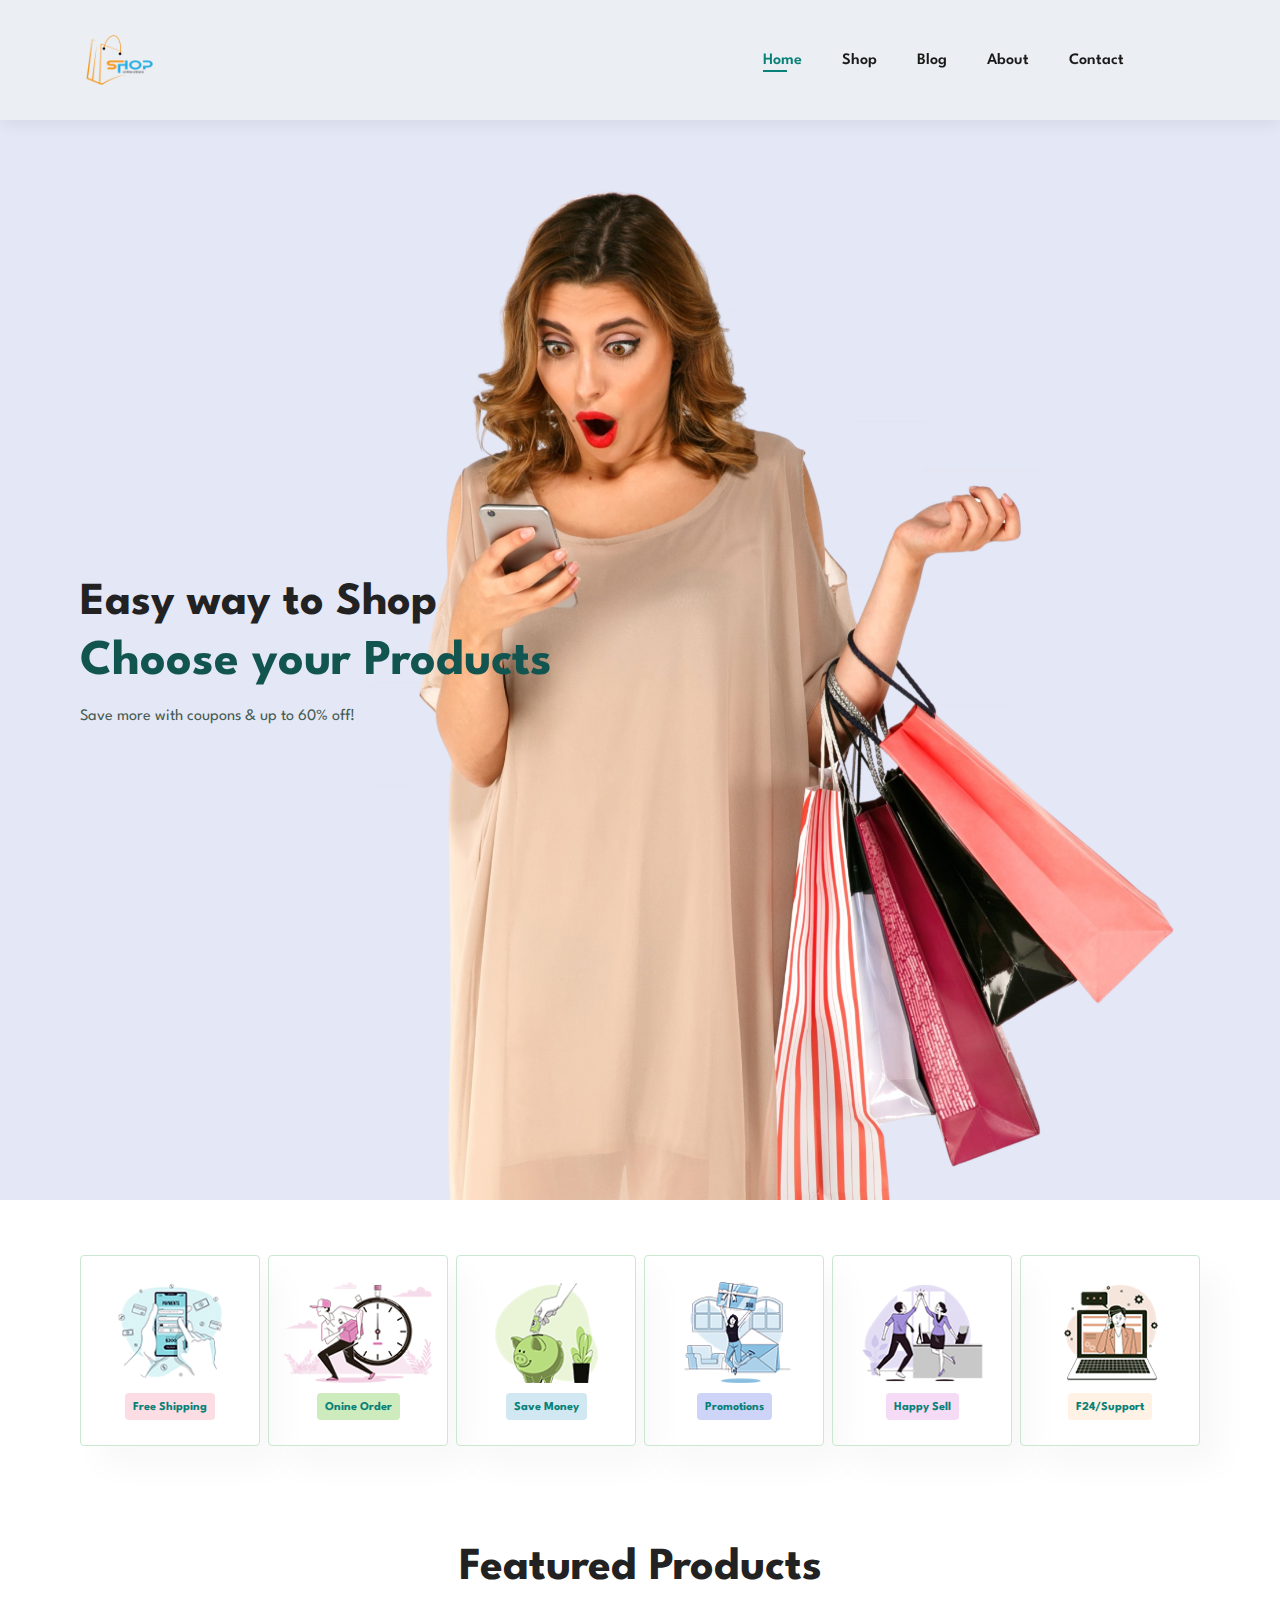
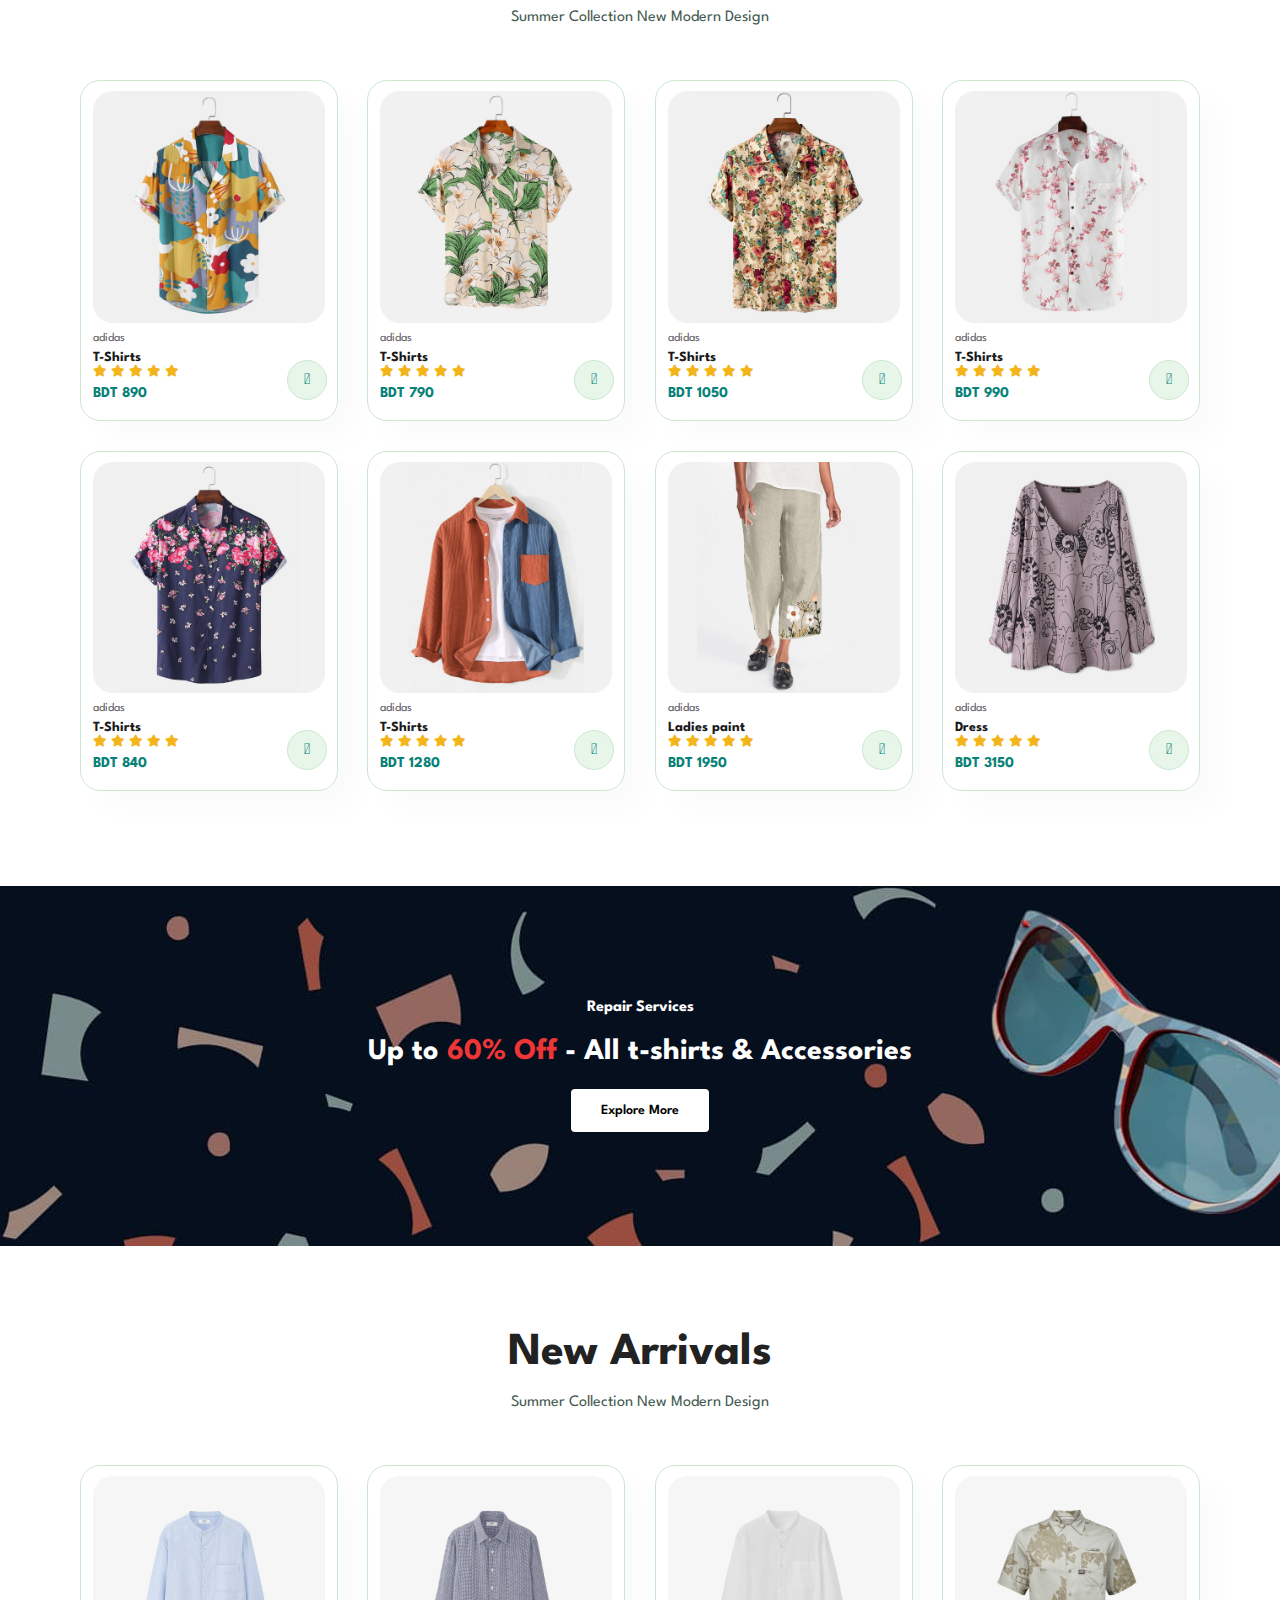
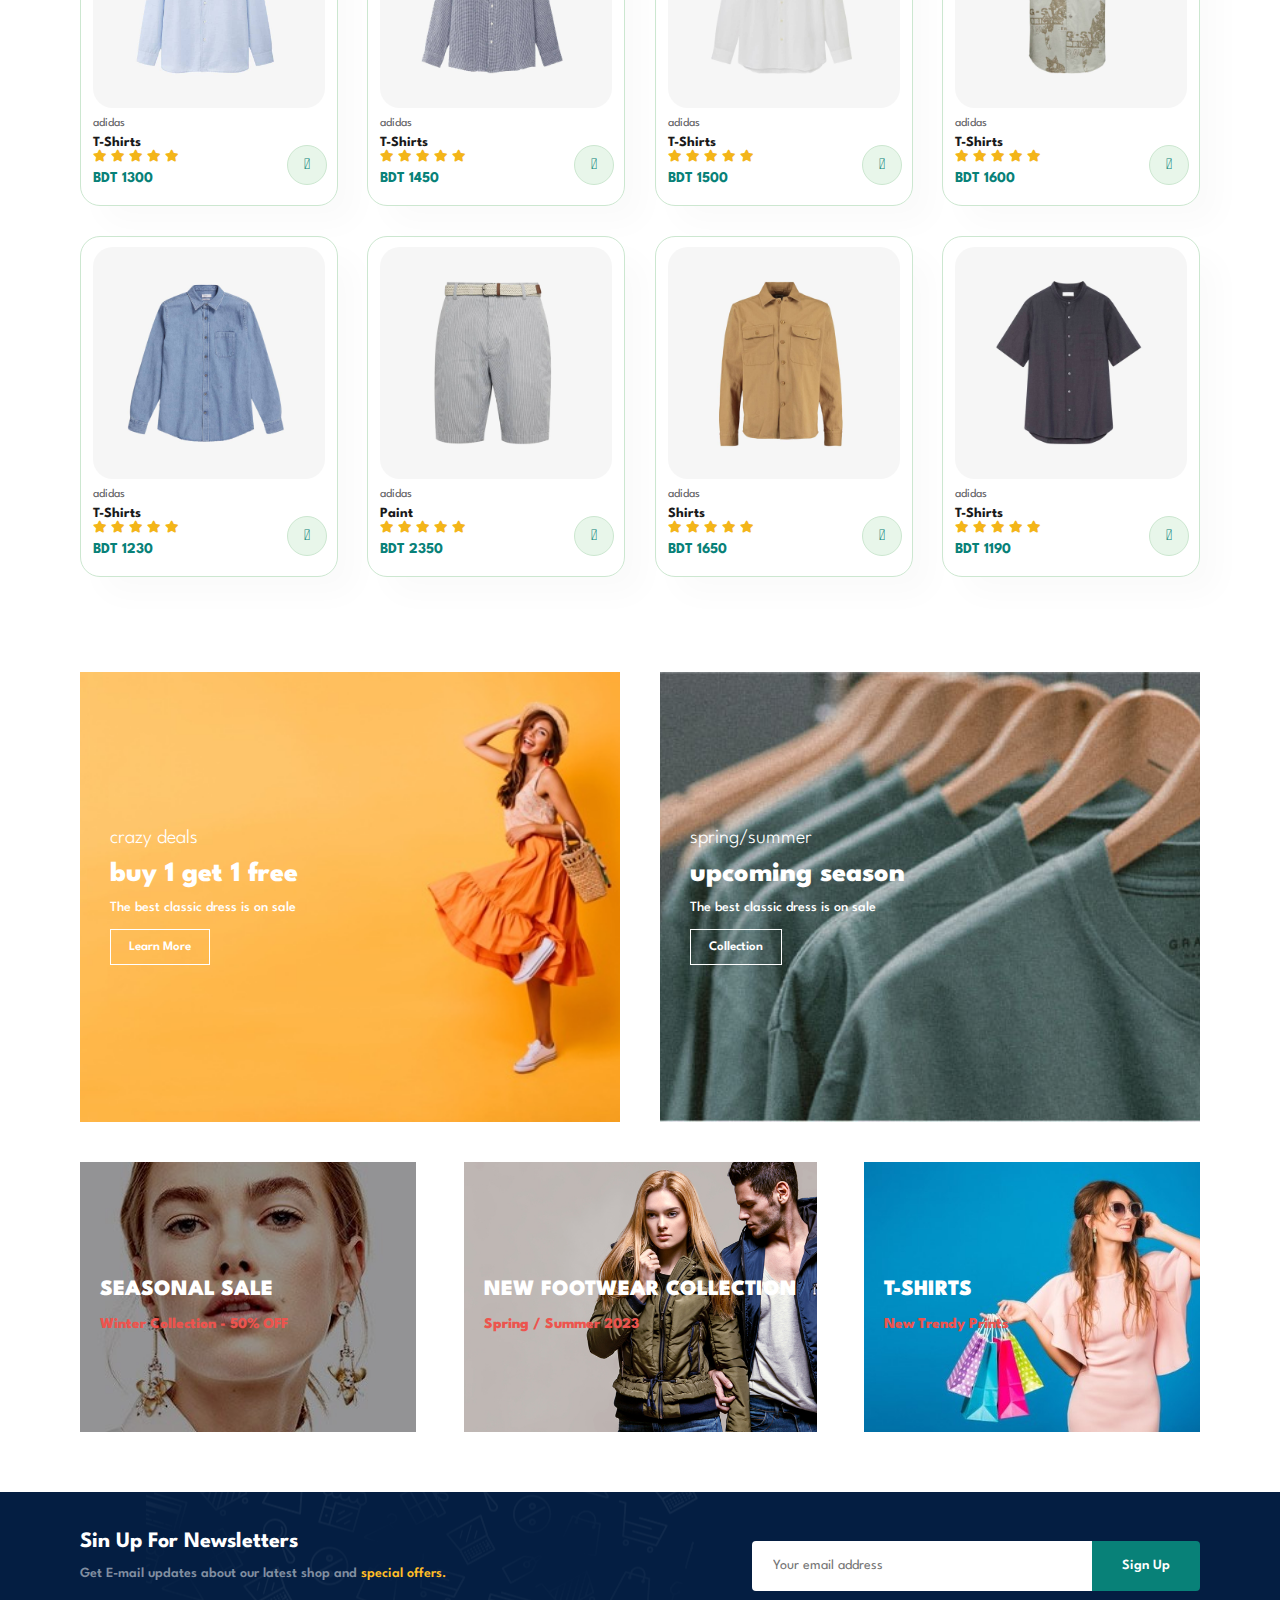
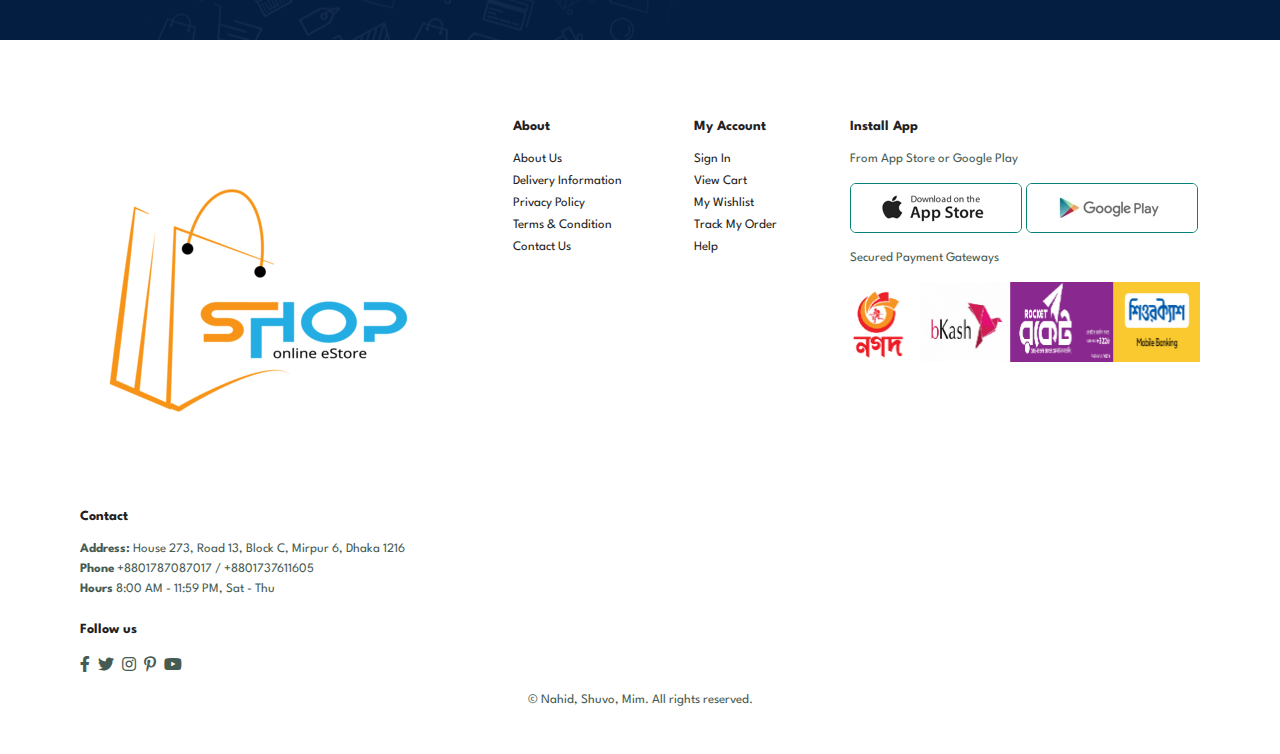
<file: index.html>
<html lang="en">
<head>
    <meta charset="UTF-8">
    <meta http-equiv="X-UA-Compatible" content="IE=edge">
    <meta name="viewport" content="width=device-width, initial-scale=1.0">
    <title>Ecommerce Website</title>
    <link rel="stylesheet" href="https://pro.fontawesome.com/releases/v5.10.0/css/all.css"/>
    <link rel="stylesheet" href="style.css">
</head>
<body>
    <section id="header">
        <a href="#"><img src="img/logo.png" height = "80" weight = "80" class="logo" alt=""></a>

        <div>
            <ul id="navbar">
                <li><a class="active" href="index.html">Home</a></li>
                <li><a href="shop.html">Shop</a></li>
                <li><a href="blog.html">Blog</a></li>
                <li><a href="about.html">About</a></li>
                <li><a href="contact.html">Contact</a></li>
                <li id="lg-bag"><a href="cart.html"><i class="far fa-shopping-bag"></i></a></li>
                <a href="#" id="close"><i class="far fa-times"></i></a>
            </ul>
        </div>
        <div id="mobile">
            <a href="cart.html"><i class="far fa-shopping-bag"></i></a>
            <i id="bar" class="fas fa-outdent"></i>
        </div>
    </section>
    <section id="hero">
        <h2>Easy way to Shop</h2>
        <h1>Choose your Products</h1>
        <p>Save more with coupons & up to 60% off!</p>
    </section>

    <section id="feature" class="section-p1">
        <div class="fe-box">
            <img src="img/features/f1.png" alt="">
            <h6>Free Shipping</h6>
        </div>
        <div class="fe-box">
            <img src="img/features/f2.png" alt="">
            <h6>Onine Order</h6>
        </div>
        <div class="fe-box">
            <img src="img/features/f3.png" alt="">
            <h6>Save Money</h6>
        </div>
        <div class="fe-box">
            <img src="img/features/f4.png" alt="">
            <h6>Promotions</h6>
        </div>
        <div class="fe-box">
            <img src="img/features/f5.png" alt="">
            <h6>Happy Sell</h6>
        </div>
        <div class="fe-box">
            <img src="img/features/f6.png" alt="">
            <h6>F24/Support</h6>
        </div>
    </section>

    <section id="product1" class="section-p1">
        <h2>Featured Products</h2>
        <p>Summer Collection New Modern Design</p>
        <div class="pro-container">
            <div class="pro">
                <img src="img/products/f1.jpg" alt="">
                <div class="des">
                    <span>adidas</span>
                    <h5>T-Shirts</h5>
                    <div class="star">
                        <i class="fas fa-star"></i>
                        <i class="fas fa-star"></i>
                        <i class="fas fa-star"></i>
                        <i class="fas fa-star"></i>
                        <i class="fas fa-star"></i>
                    </div>
                    <h4>BDT 890</h4>
                </div>
                <a href="#"><i class="fal fa-shopping-cart cart"></i></a>
            </div>

            <div class="pro">
                <img src="img/products/f2.jpg" alt="">
                <div class="des">
                    <span>adidas</span>
                    <h5>T-Shirts</h5>
                    <div class="star">
                        <i class="fas fa-star"></i>
                        <i class="fas fa-star"></i>
                        <i class="fas fa-star"></i>
                        <i class="fas fa-star"></i>
                        <i class="fas fa-star"></i>
                    </div>
                    <h4>BDT 790</h4>
                </div>
                <a href="#"><i class="fal fa-shopping-cart cart"></i></a>
            </div>

            <div class="pro">
                <img src="img/products/f3.jpg" alt="">
                <div class="des">
                    <span>adidas</span>
                    <h5>T-Shirts</h5>
                    <div class="star">
                        <i class="fas fa-star"></i>
                        <i class="fas fa-star"></i>
                        <i class="fas fa-star"></i>
                        <i class="fas fa-star"></i>
                        <i class="fas fa-star"></i>
                    </div>
                    <h4>BDT 1050</h4>
                </div>
                <a href="#"><i class="fal fa-shopping-cart cart"></i></a>
            </div>

            <div class="pro">
                <img src="img/products/f4.jpg" alt="">
                <div class="des">
                    <span>adidas</span>
                    <h5>T-Shirts</h5>
                    <div class="star">
                        <i class="fas fa-star"></i>
                        <i class="fas fa-star"></i>
                        <i class="fas fa-star"></i>
                        <i class="fas fa-star"></i>
                        <i class="fas fa-star"></i>
                    </div>
                    <h4>BDT 990</h4>
                </div>
                <a href="#"><i class="fal fa-shopping-cart cart"></i></a>
            </div>

            <div class="pro">
                <img src="img/products/f5.jpg" alt="">
                <div class="des">
                    <span>adidas</span>
                    <h5>T-Shirts</h5>
                    <div class="star">
                        <i class="fas fa-star"></i>
                        <i class="fas fa-star"></i>
                        <i class="fas fa-star"></i>
                        <i class="fas fa-star"></i>
                        <i class="fas fa-star"></i>
                    </div>
                    <h4>BDT 840</h4>
                </div>
                <a href="#"><i class="fal fa-shopping-cart cart"></i></a>
            </div>

            <div class="pro">
                <img src="img/products/f6.jpg" alt="">
                <div class="des">
                    <span>adidas</span>
                    <h5>T-Shirts</h5>
                    <div class="star">
                        <i class="fas fa-star"></i>
                        <i class="fas fa-star"></i>
                        <i class="fas fa-star"></i>
                        <i class="fas fa-star"></i>
                        <i class="fas fa-star"></i>
                    </div>
                    <h4>BDT 1280</h4>
                </div>
                <a href="#"><i class="fal fa-shopping-cart cart"></i></a>
            </div>

            <div class="pro">
                <img src="img/products/f7.jpg" alt="">
                <div class="des">
                    <span>adidas</span>
                    <h5>Ladies paint</h5>
                    <div class="star">
                        <i class="fas fa-star"></i>
                        <i class="fas fa-star"></i>
                        <i class="fas fa-star"></i>
                        <i class="fas fa-star"></i>
                        <i class="fas fa-star"></i>
                    </div>
                    <h4>BDT 1950</h4>
                </div>
                <a href="#"><i class="fal fa-shopping-cart cart"></i></a>
            </div>

            <div class="pro">
                <img src="img/products/f8.jpg" alt="">
                <div class="des">
                    <span>adidas</span>
                    <h5>Dress</h5>
                    <div class="star">
                        <i class="fas fa-star"></i>
                        <i class="fas fa-star"></i>
                        <i class="fas fa-star"></i>
                        <i class="fas fa-star"></i>
                        <i class="fas fa-star"></i>
                    </div>
                    <h4>BDT 3150</h4>
                </div>
                <a href="#"><i class="fal fa-shopping-cart cart"></i></a>
            </div>
        </div>
    </section>

    <section id="banner" class="section-m1">
        <h4>Repair Services</h4>
        <h2>Up to <span>60% Off</span> - All t-shirts & Accessories</h2>
        <button class="normal">Explore More</button>
    </section>

    <section id="product1" class="section-p1">
        <h2>New Arrivals</h2>
        <p>Summer Collection New Modern Design</p>
        <div class="pro-container">
            <div class="pro">
                <img src="img/products/n1.jpg" alt="">
                <div class="des">
                    <span>adidas</span>
                    <h5>T-Shirts</h5>
                    <div class="star">
                        <i class="fas fa-star"></i>
                        <i class="fas fa-star"></i>
                        <i class="fas fa-star"></i>
                        <i class="fas fa-star"></i>
                        <i class="fas fa-star"></i>
                    </div>
                    <h4>BDT 1300</h4>
                </div>
                <a href="#"><i class="fal fa-shopping-cart cart"></i></a>
            </div>

            <div class="pro">
                <img src="img/products/n2.jpg" alt="">
                <div class="des">
                    <span>adidas</span>
                    <h5>T-Shirts</h5>
                    <div class="star">
                        <i class="fas fa-star"></i>
                        <i class="fas fa-star"></i>
                        <i class="fas fa-star"></i>
                        <i class="fas fa-star"></i>
                        <i class="fas fa-star"></i>
                    </div>
                    <h4>BDT 1450</h4>
                </div>
                <a href="#"><i class="fal fa-shopping-cart cart"></i></a>
            </div>

            <div class="pro">
                <img src="img/products/n3.jpg" alt="">
                <div class="des">
                    <span>adidas</span>
                    <h5>T-Shirts</h5>
                    <div class="star">
                        <i class="fas fa-star"></i>
                        <i class="fas fa-star"></i>
                        <i class="fas fa-star"></i>
                        <i class="fas fa-star"></i>
                        <i class="fas fa-star"></i>
                    </div>
                    <h4>BDT 1500</h4>
                </div>
                <a href="#"><i class="fal fa-shopping-cart cart"></i></a>
            </div>

            <div class="pro">
                <img src="img/products/n4.jpg" alt="">
                <div class="des">
                    <span>adidas</span>
                    <h5>T-Shirts</h5>
                    <div class="star">
                        <i class="fas fa-star"></i>
                        <i class="fas fa-star"></i>
                        <i class="fas fa-star"></i>
                        <i class="fas fa-star"></i>
                        <i class="fas fa-star"></i>
                    </div>
                    <h4>BDT 1600</h4>
                </div>
                <a href="#"><i class="fal fa-shopping-cart cart"></i></a>
            </div>

            <div class="pro">
                <img src="img/products/n5.jpg" alt="">
                <div class="des">
                    <span>adidas</span>
                    <h5>T-Shirts</h5>
                    <div class="star">
                        <i class="fas fa-star"></i>
                        <i class="fas fa-star"></i>
                        <i class="fas fa-star"></i>
                        <i class="fas fa-star"></i>
                        <i class="fas fa-star"></i>
                    </div>
                    <h4>BDT 1230</h4>
                </div>
                <a href="#"><i class="fal fa-shopping-cart cart"></i></a>
            </div>

            <div class="pro">
                <img src="img/products/n6.jpg" alt="">
                <div class="des">
                    <span>adidas</span>
                    <h5>Paint</h5>
                    <div class="star">
                        <i class="fas fa-star"></i>
                        <i class="fas fa-star"></i>
                        <i class="fas fa-star"></i>
                        <i class="fas fa-star"></i>
                        <i class="fas fa-star"></i>
                    </div>
                    <h4>BDT 2350</h4>
                </div>
                <a href="#"><i class="fal fa-shopping-cart cart"></i></a>
            </div>

            <div class="pro">
                <img src="img/products/n7.jpg" alt="">
                <div class="des">
                    <span>adidas</span>
                    <h5>Shirts</h5>
                    <div class="star">
                        <i class="fas fa-star"></i>
                        <i class="fas fa-star"></i>
                        <i class="fas fa-star"></i>
                        <i class="fas fa-star"></i>
                        <i class="fas fa-star"></i>
                    </div>
                    <h4>BDT 1650</h4>
                </div>
                <a href="#"><i class="fal fa-shopping-cart cart"></i></a>
            </div>

            <div class="pro">
                <img src="img/products/n8.jpg" alt="">
                <div class="des">
                    <span>adidas</span>
                    <h5>T-Shirts</h5>
                    <div class="star">
                        <i class="fas fa-star"></i>
                        <i class="fas fa-star"></i>
                        <i class="fas fa-star"></i>
                        <i class="fas fa-star"></i>
                        <i class="fas fa-star"></i>
                    </div>
                    <h4>BDT 1190</h4>
                </div>
                <a href="#"><i class="fal fa-shopping-cart cart"></i></a>
            </div>
        </div>
    </section>

    <section id="sm-banner" class="section-p1">
        <div class="banner-box">
            <h4>crazy deals</h4>
            <h2>buy 1 get 1 free</h2>
            <span>The best classic dress is on sale</span>
            <button class="white">Learn More</button>
        </div>
        <div class="banner-box banner-box2">
            <h4>spring/summer</h4>
            <h2>upcoming season</h2>
            <span>The best classic dress is on sale</span>
            <button class="white">Collection</button>
        </div>
    </section>

    <section id="banner3">
        <div class="banner-box">
            <h2>SEASONAL SALE</h2>
            <h3>Winter Collection - 50% OFF</h3>
        </div>
        <div class="banner-box banner-box2">
            <h2>NEW FOOTWEAR COLLECTION</h2>
            <h3>Spring / Summer 2023</h3>
        </div>
        <div class="banner-box banner-box3">
            <h2>T-SHIRTS</h2>
            <h3>New Trendy Prints</h3>
        </div>
    </section>

    <section id="newsletter" class="section-p1 section-m1">
        <div class="newstext">
            <h4>Sin Up For Newsletters</h4>
            <p>Get E-mail updates about our latest shop and <span>special offers.</span></p>
        </div>
        <div class="form">
            <input type="email" placeholder="Your email address">
            <button class="normal">Sign Up</button>
        </div>
    </section>

    <footer class="section-p1">
        <div class="col">
            <img class="logo" src="img/logo.png" alt="">
            <h4>Contact</h4>
            <p><strong>Address: </strong>House 273, Road 13, Block C, Mirpur 6, Dhaka 1216</p>
            <p><strong>Phone</strong> +8801787087017 / +8801737611605</p>
            <p><strong>Hours</strong> 8:00 AM - 11:59 PM, Sat - Thu</p>
            <div class="follow">
                <h4>Follow us</h4>
                <div class="icon">
                    <i class="fab fa-facebook-f"></i>
                    <i class="fab fa-twitter"></i>
                    <i class="fab fa-instagram"></i>
                    <i class="fab fa-pinterest-p"></i>
                    <i class="fab fa-youtube"></i>
                </div>
            </div>
        </div>

        <div class="col">
            <h4>About</h4>
            <a href="#">About Us</a>
            <a href="#">Delivery Information</a>
            <a href="#">Privacy Policy</a>
            <a href="#">Terms & Condition</a>
            <a href="#">Contact Us</a>
        </div>

        <div class="col">
            <h4>My Account</h4>
            <a href="#">Sign In</a>
            <a href="#">View Cart</a>
            <a href="#">My Wishlist</a>
            <a href="#">Track My Order</a>
            <a href="#">Help</a>
        </div>

        <div class="col install">
            <h4>Install App</h4>
            <p>From App Store or Google Play</p>
            <div class="row">
                <img src="img/pay/app.jpg" alt="">
                <img src="img/pay/play.jpg" alt="">
            </div>
                <p>Secured Payment Gateways</p>
                <img src="img/pay/pay.png" height = "80" width = "350" alt="">
        </div>

        <div class="copyright">
            <p> &copy; Nahid, Shuvo, Mim. All rights reserved.</p>
        </div>
    </footer>

    <script src="script.js"></script>
</body>
</html>
</file>
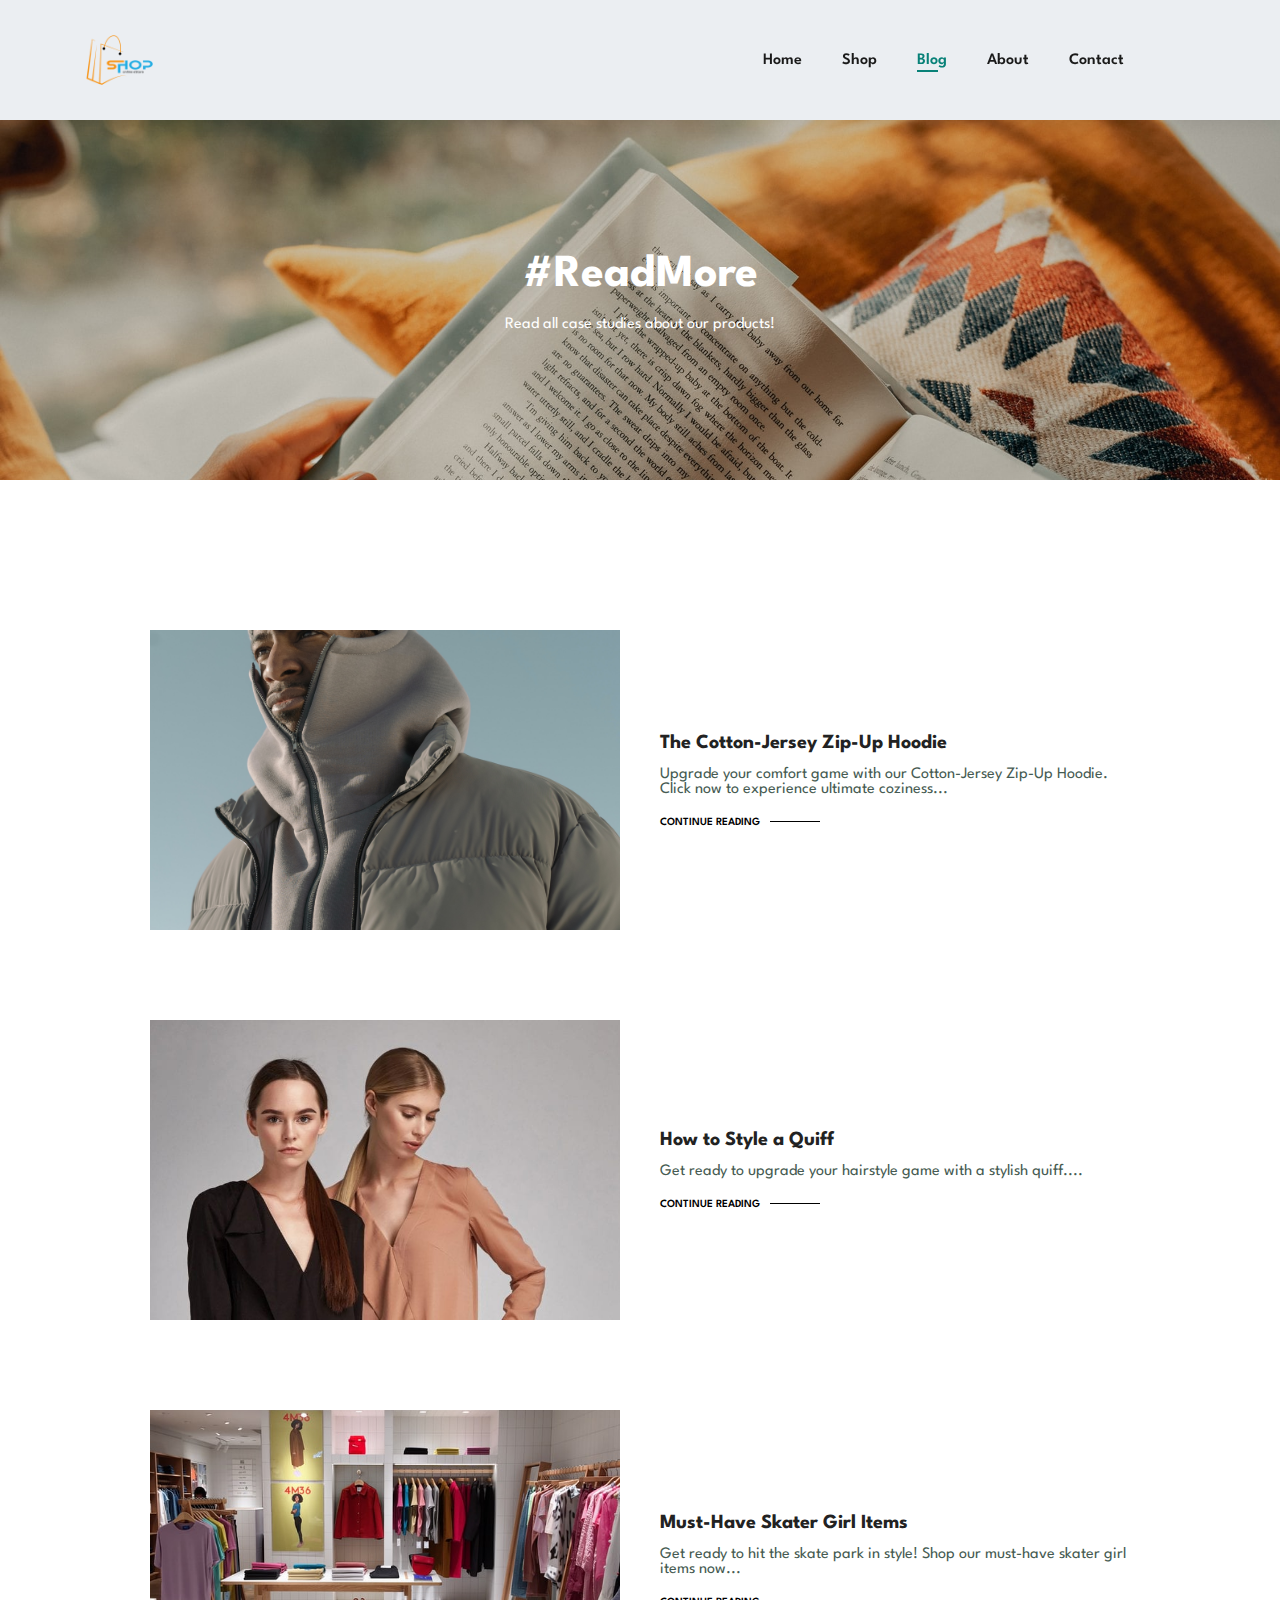
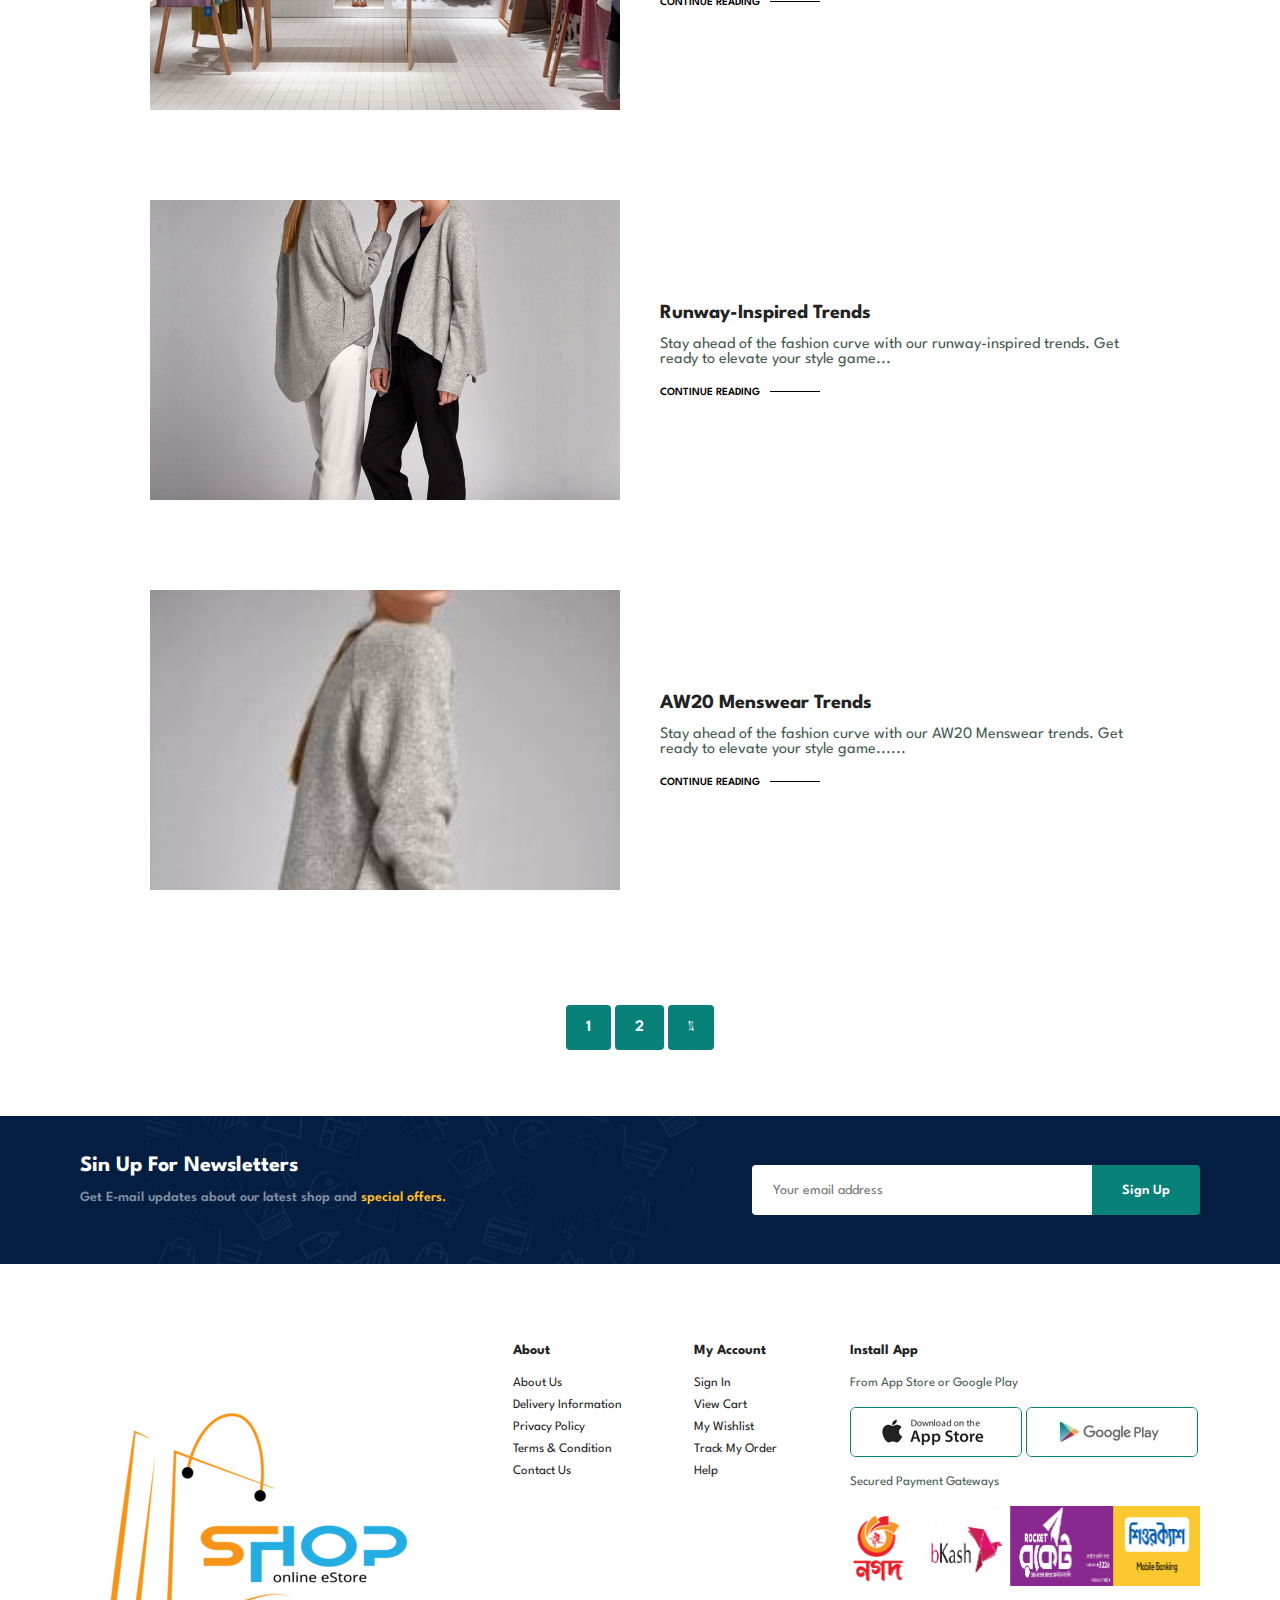
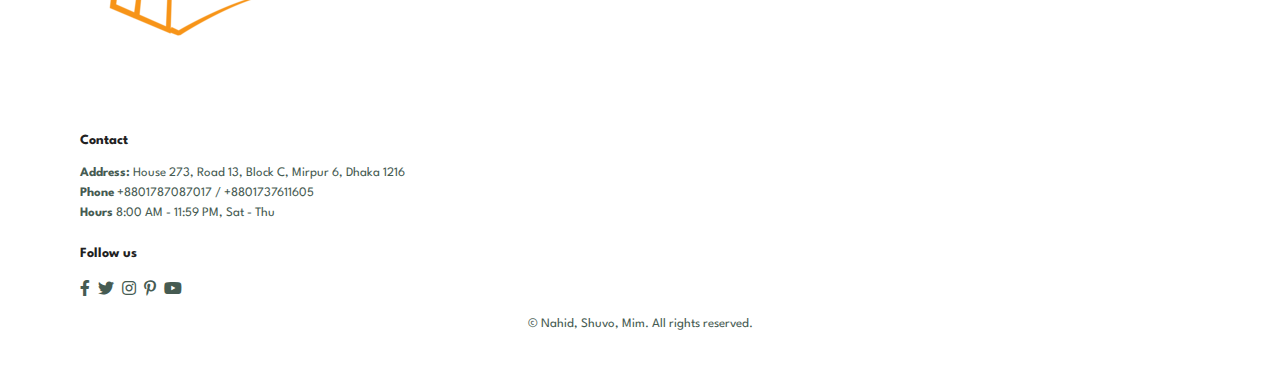
<file: blog.html>
<html lang="en">
<head>
    <meta charset="UTF-8">
    <meta http-equiv="X-UA-Compatible" content="IE=edge">
    <meta name="viewport" content="width=device-width, initial-scale=1.0">
    <title>Ecommerce Website</title>
    <link rel="stylesheet" href="https://pro.fontawesome.com/releases/v5.10.0/css/all.css"/>
    <link rel="stylesheet" href="style.css">
</head>
<body>
    <section id="header">
        <a href="#"><img src="img/logo.png" height = "80" weight = "80" class="logo" alt=""></a>

        <div>
            <ul id="navbar">
                <li><a href="index.html">Home</a></li>
                <li><a href="shop.html">Shop</a></li>
                <li><a class="active" href="blog.html">Blog</a></li>
                <li><a href="about.html">About</a></li>
                <li><a href="contact.html">Contact</a></li>
                <li id="lg-bag"><a href="cart.html"><i class="far fa-shopping-bag"></i></a></li>
                <a href="#" id="close"><i class="far fa-times"></i></a>
            </ul>
        </div>
        <div id="mobile">
            <a href="cart.html"><i class="far fa-shopping-bag"></i></a>
            <i id="bar" class="fas fa-outdent"></i>
        </div>
    </section>

    <section id="page-header2" class="blog-header">
        
        <h2>#ReadMore</h2>
        <p>Read all case studies about our products!</p>
        
    </section>

    <section id="blog">
        <div class="blog-box">
            <div class="blog-img">
                <img src="img/blog/b1.jpg" alt="">
            </div>
            <div class="blog-details">
                <h4>The Cotton-Jersey Zip-Up Hoodie</h4>
                <p>Upgrade your comfort game with our Cotton-Jersey Zip-Up Hoodie. Click now to experience ultimate coziness...</p>
                <a href="#">CONTINUE READING</a>
            </div>
        </div>

        <div class="blog-box">
            <div class="blog-img">
                <img src="img/blog/b2.jpg" alt="">
            </div>
            <div class="blog-details">
                <h4>How to Style a Quiff</h4>
                <p>Get ready to upgrade your hairstyle game with a stylish quiff....</p>
                <a href="#">CONTINUE READING</a>
            </div>
        </div>

        <div class="blog-box">
            <div class="blog-img">
                <img src="img/blog/b3.jpg" alt="">
            </div>
            <div class="blog-details">
                <h4>Must-Have Skater Girl Items</h4>
                <p>Get ready to hit the skate park in style! Shop our must-have skater girl items now...</p>
                <a href="#">CONTINUE READING</a>
            </div>
        </div>

        <div class="blog-box">
            <div class="blog-img">
                <img src="img/blog/b4.jpg" alt="">
            </div>
            <div class="blog-details">
                <h4>Runway-Inspired Trends</h4>
                <p>Stay ahead of the fashion curve with our runway-inspired trends. Get ready to elevate your style game...</p>
                <a href="#">CONTINUE READING</a>
            </div>
        </div>

        <div class="blog-box">
            <div class="blog-img">
                <img src="img/blog/b5.jpg" alt="">
            </div>
            <div class="blog-details">
                <h4>AW20 Menswear Trends</h4>
                <p>Stay ahead of the fashion curve with our AW20 Menswear trends. Get ready to elevate your style game......</p>
                <a href="#">CONTINUE READING</a>
            </div>
        </div>
    </section>

    <section id="pagination" class="section-p1">
        <a href="#">1</a>
        <a href="#">2</a>
        <a href="#"><i class="fal fa-long-arrow-alt-right"></i></a>
    </section>

    <section id="newsletter" class="section-p1 section-m1">
        <div class="newstext">
            <h4>Sin Up For Newsletters</h4>
            <p>Get E-mail updates about our latest shop and <span>special offers.</span></p>
        </div>
        <div class="form">
            <input type="email" placeholder="Your email address">
            <button class="normal">Sign Up</button>
        </div>
    </section>

    <footer class="section-p1">
        <div class="col">
            <img class="logo" src="img/logo.png" alt="">
            <h4>Contact</h4>
            <p><strong>Address: </strong>House 273, Road 13, Block C, Mirpur 6, Dhaka 1216</p>
            <p><strong>Phone</strong> +8801787087017 / +8801737611605</p>
            <p><strong>Hours</strong> 8:00 AM - 11:59 PM, Sat - Thu</p>
            <div class="follow">
                <h4>Follow us</h4>
                <div class="icon">
                    <i class="fab fa-facebook-f"></i>
                    <i class="fab fa-twitter"></i>
                    <i class="fab fa-instagram"></i>
                    <i class="fab fa-pinterest-p"></i>
                    <i class="fab fa-youtube"></i>
                </div>
            </div>
        </div>

        <div class="col">
            <h4>About</h4>
            <a href="#">About Us</a>
            <a href="#">Delivery Information</a>
            <a href="#">Privacy Policy</a>
            <a href="#">Terms & Condition</a>
            <a href="#">Contact Us</a>
        </div>

        <div class="col">
            <h4>My Account</h4>
            <a href="#">Sign In</a>
            <a href="#">View Cart</a>
            <a href="#">My Wishlist</a>
            <a href="#">Track My Order</a>
            <a href="#">Help</a>
        </div>

        <div class="col install">
            <h4>Install App</h4>
            <p>From App Store or Google Play</p>
            <div class="row">
                <img src="img/pay/app.jpg" alt="">
                <img src="img/pay/play.jpg" alt="">
            </div>
                <p>Secured Payment Gateways</p>
                <img src="img/pay/pay.png" height = "80" width = "350" alt="">
        </div>

        <div class="copyright">
            <p>&copy; Nahid, Shuvo, Mim. All rights reserved.</p>
        </div>
    </footer>

    <script src="script.js"></script>
</body>
</html>
</file>
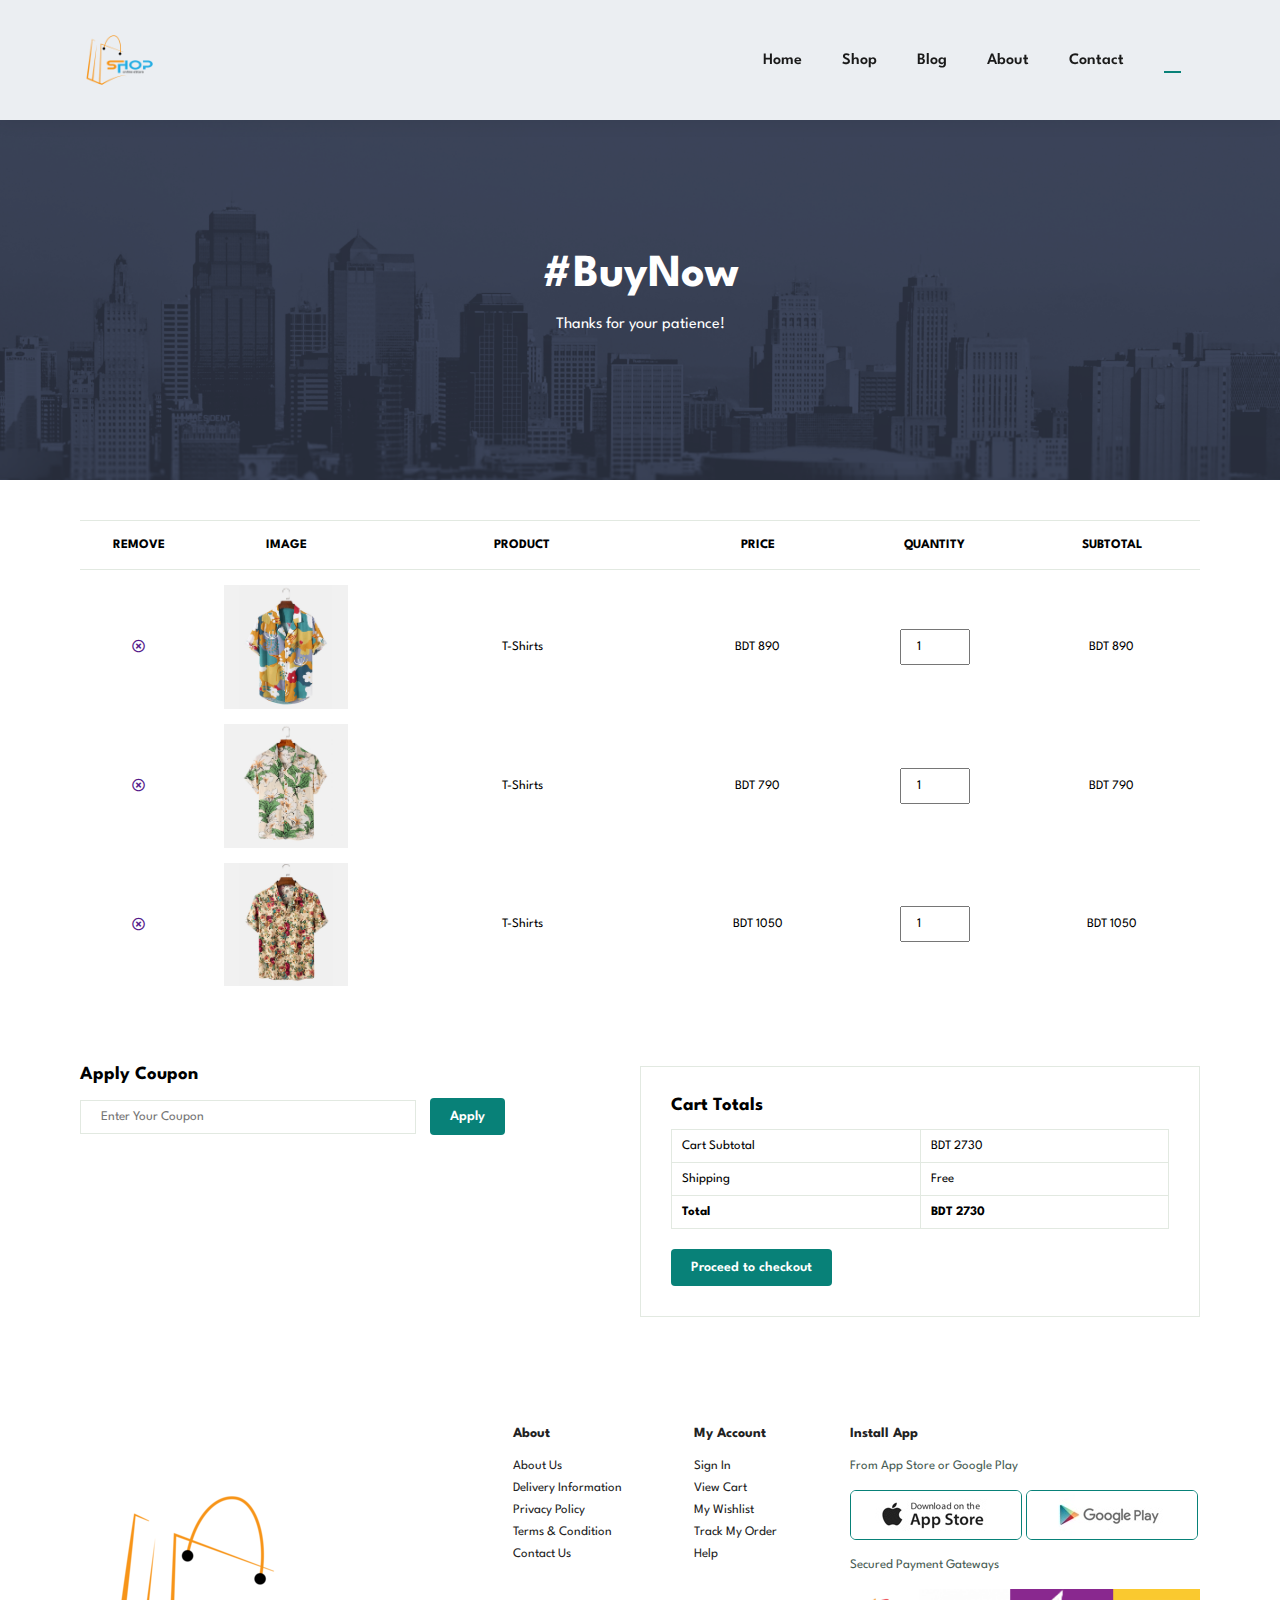
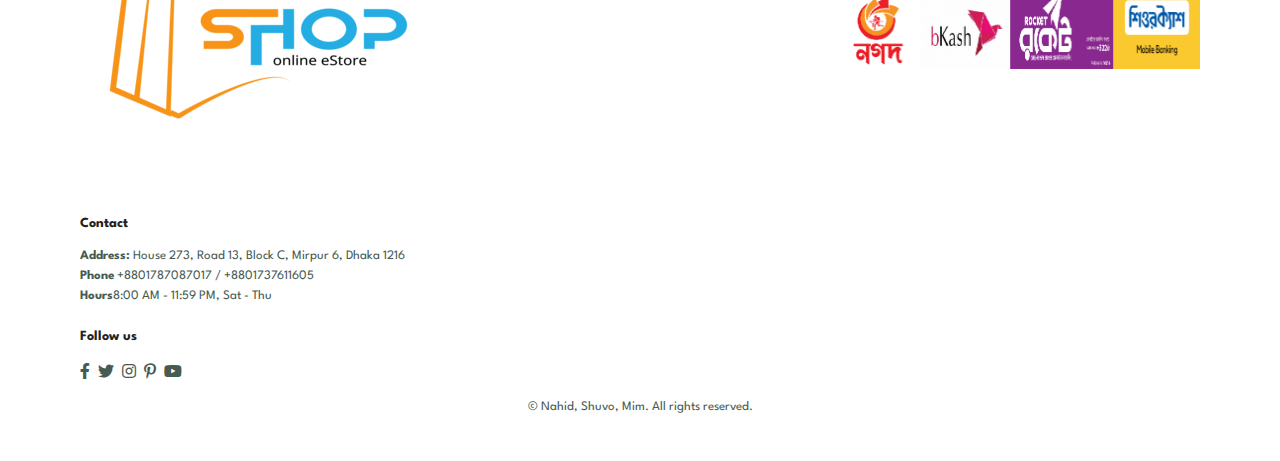
<file: cart.html>
<html lang="en">
<head>
    <meta charset="UTF-8">
    <meta http-equiv="X-UA-Compatible" content="IE=edge">
    <meta name="viewport" content="width=device-width, initial-scale=1.0">
    <title>Ecommerce Website</title>
    <link rel="stylesheet" href="https://pro.fontawesome.com/releases/v5.10.0/css/all.css"/>
    <link rel="stylesheet" href="style.css">
</head>
<body>
    <section id="header">
        <a href="#"><img src="img/logo.png"  height = "80" weight = "80" class="logo" alt=""></a>

        <div>
            <ul id="navbar">
                <li><a href="index.html">Home</a></li>
                <li><a href="shop.html">Shop</a></li>
                <li><a href="blog.html">Blog</a></li>
                <li><a href="about.html">About</a></li>
                <li><a href="contact.html">Contact</a></li>
                <li id="lg-bag"><a class="active" href="cart.html"><i class="far fa-shopping-bag"></i></a></li>
                <a href="#" id="close"><i class="far fa-times"></i></a>
            </ul>
        </div>
        <div id="mobile">
            <a href="cart.html"><i class="far fa-shopping-bag"></i></a>
            <i id="bar" class="fas fa-outdent"></i>
        </div>
    </section>

    <section id="page-header3" class="about-header">
        
        <h2>#BuyNow</h2>
        <p>Thanks for your patience!</p>
        
    </section>

    <section id="cart" class="section-p1">
        <table width="100%">
            <thead>
                <tr>
                    <td>Remove</td>
                    <td>Image</td>
                    <td>Product</td>
                    <td>Price</td>
                    <td>Quantity</td>
                    <td>Subtotal</td>
                </tr>
            </thead>
            <tbody>
                <tr>
                    <td><a href=""><i class="far fa-times-circle"></i></a></td>
                    <td><img src="img/products/f1.jpg" alt=""></td>
                    <td>T-Shirts</td>
                    <td>BDT 890</td>
                    <td><input type="number" value="1"></td>
                    <td>BDT 890</td>
                </tr>
                <tr>
                    <td><a href=""><i class="far fa-times-circle"></i></a></td>
                    <td><img src="img/products/f2.jpg" alt=""></td>
                    <td>T-Shirts</td>
                    <td>BDT 790</td>
                    <td><input type="number" value="1"></td>
                    <td>BDT 790</td>
                </tr>
                <tr>
                    <td><a href=""><i class="far fa-times-circle"></i></a></td>
                    <td><img src="img/products/f3.jpg" alt=""></td>
                    <td>T-Shirts</td>
                    <td>BDT 1050</td>
                    <td><input type="number" value="1"></td>
                    <td>BDT 1050</td>
                </tr>
            </tbody>
        </table>
    </section>

    <section id="cart-add" class="section-p1">
        <div id="coupon">
            <h3>Apply Coupon</h3>
            <div>
                <input type="text" placeholder="Enter Your Coupon">
                <button class="normal">Apply</button>
            </div>
        </div>

        <div id="subtotal">
            <h3>Cart Totals</h3>
            <table>
                <tr>
                    <td>Cart Subtotal</td>
                    <td>BDT 2730</td>
                </tr>
                <tr>
                    <td>Shipping</td>
                    <td>Free</td>
                </tr>
                <tr>
                    <td><strong>Total</strong></td>
                    <td><strong>BDT 2730</strong></td>
                </tr>
            </table>
            <button class="normal">Proceed to checkout</button>
        </div>
    </section>

    <footer class="section-p1">
        <div class="col">
            <img class="logo" src="img/logo.png" alt="">
            <h4>Contact</h4>
            <p><strong>Address: </strong> House 273, Road 13, Block C, Mirpur 6, Dhaka 1216</p>
            <p><strong>Phone</strong> +8801787087017 / +8801737611605</p>
            <p><strong>Hours</strong>8:00 AM - 11:59 PM, Sat - Thu</p>
            <div class="follow">
                <h4>Follow us</h4>
                <div class="icon">
                    <i class="fab fa-facebook-f"></i>
                    <i class="fab fa-twitter"></i>
                    <i class="fab fa-instagram"></i>
                    <i class="fab fa-pinterest-p"></i>
                    <i class="fab fa-youtube"></i>
                </div>
            </div>
        </div>

        <div class="col">
            <h4>About</h4>
            <a href="#">About Us</a>
            <a href="#">Delivery Information</a>
            <a href="#">Privacy Policy</a>
            <a href="#">Terms & Condition</a>
            <a href="#">Contact Us</a>
        </div>

        <div class="col">
            <h4>My Account</h4>
            <a href="#">Sign In</a>
            <a href="#">View Cart</a>
            <a href="#">My Wishlist</a>
            <a href="#">Track My Order</a>
            <a href="#">Help</a>
        </div>

        <div class="col install">
            <h4>Install App</h4>
            <p>From App Store or Google Play</p>
            <div class="row">
                <img src="img/pay/app.jpg" alt="">
                <img src="img/pay/play.jpg" alt="">
            </div>
                <p>Secured Payment Gateways</p>
                <img src="img/pay/pay.png" height = "80" width = "350" alt="">
        </div>

        <div class="copyright">
            <p>&copy; Nahid, Shuvo, Mim. All rights reserved.</p>
        </div>
    </footer>

    <script src="script.js"></script>
</body>
</html>
</file>
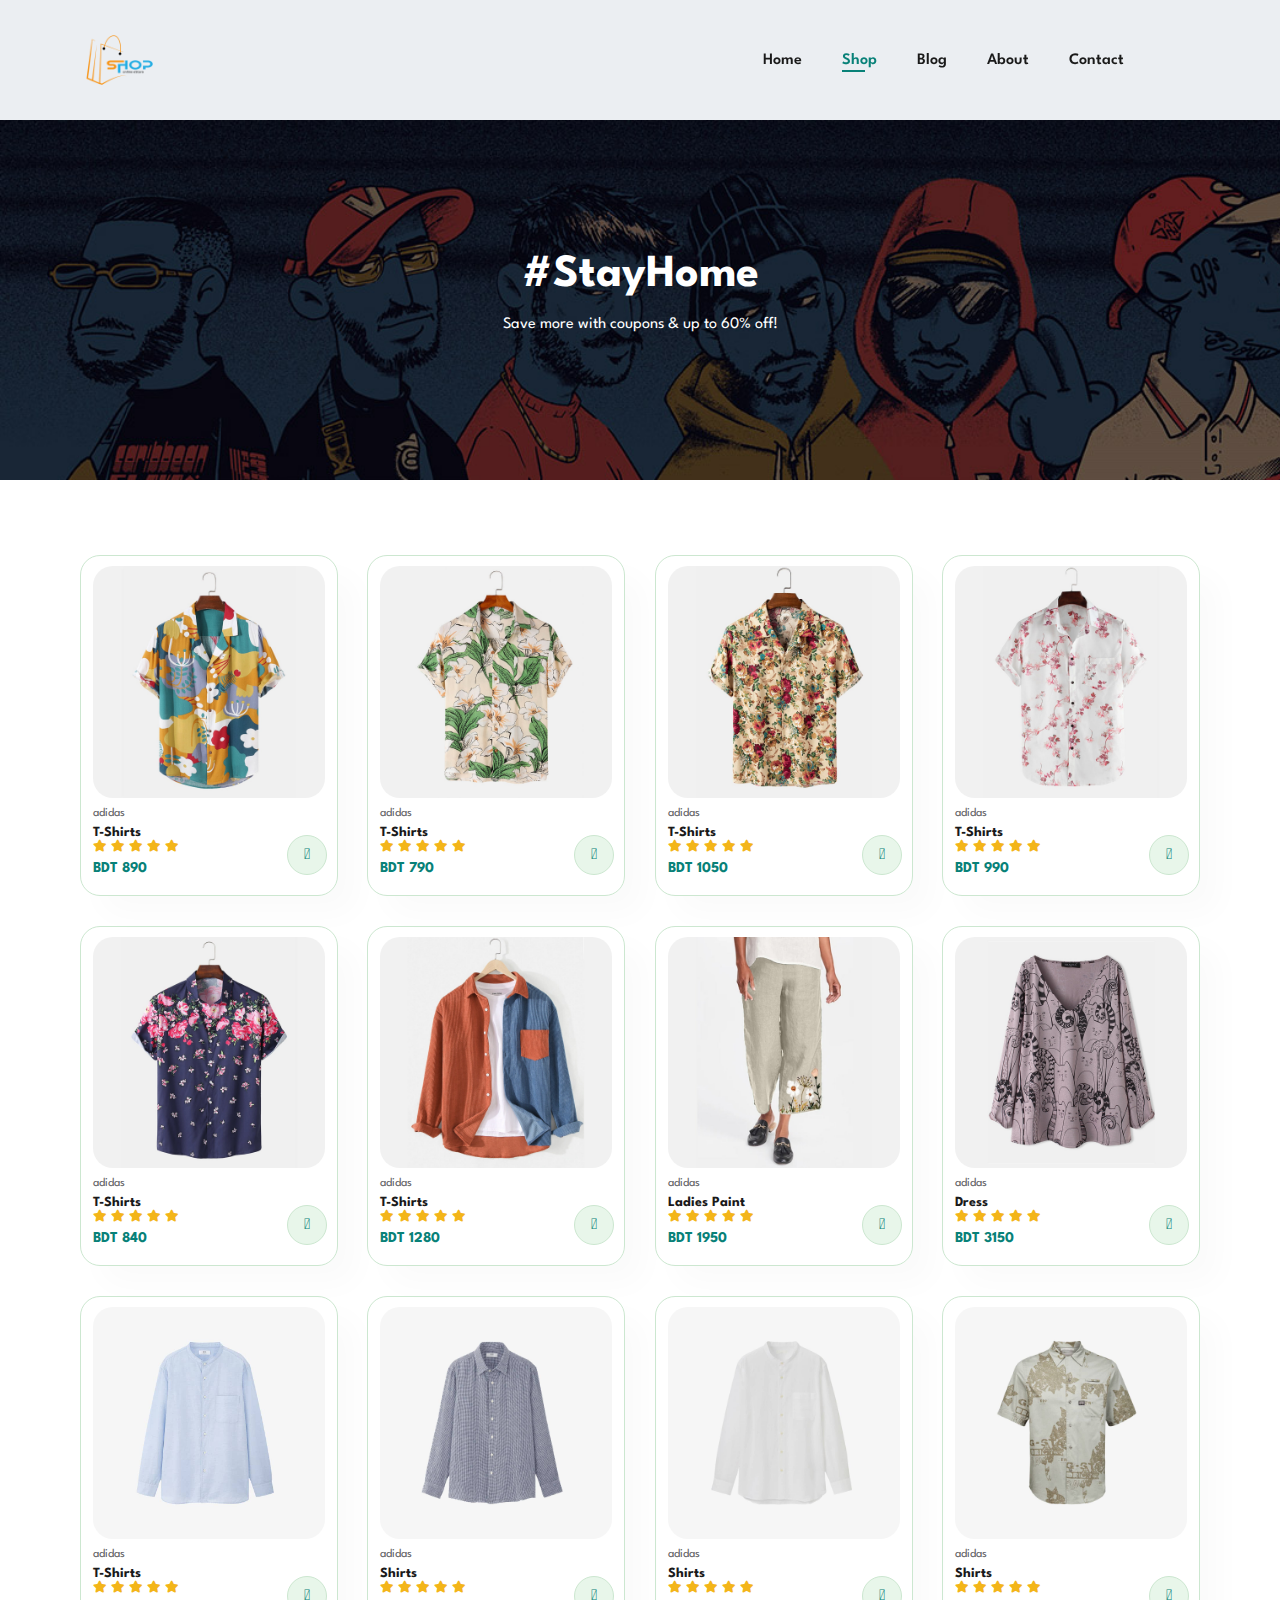
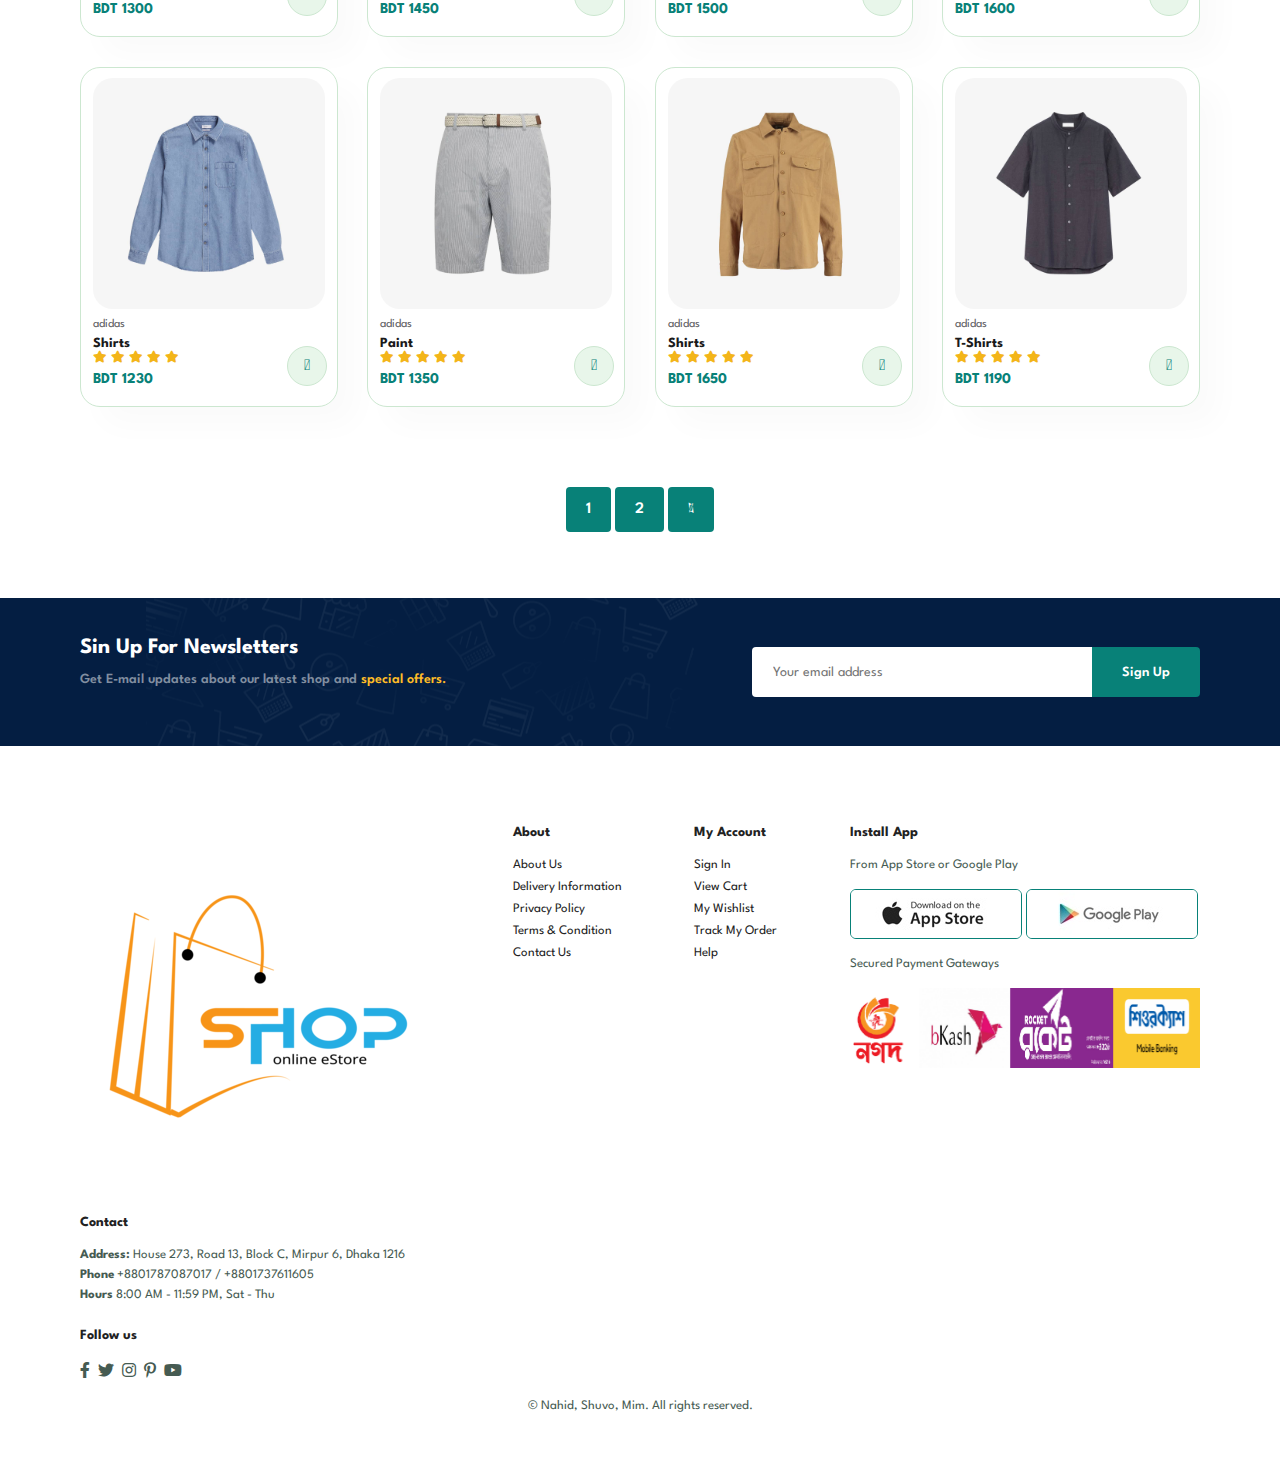
<file: shop.html>
<html lang="en">
<head>
    <meta charset="UTF-8">
    <meta http-equiv="X-UA-Compatible" content="IE=edge">
    <meta name="viewport" content="width=device-width, initial-scale=1.0">
    <title>Ecommerce Website</title>
    <link rel="stylesheet" href="https://pro.fontawesome.com/releases/v5.10.0/css/all.css"/>
    <link rel="stylesheet" href="style.css">
</head>
<body>
    <section id="header">
        <a href="#"><img src="img/logo.png" height = "80" weight = "80" class="logo" alt=""></a>

        <div>
            <ul id="navbar">
                <li><a href="index.html">Home</a></li>
                <li><a class="active" href="shop.html">Shop</a></li>
                <li><a href="blog.html">Blog</a></li>
                <li><a href="about.html">About</a></li>
                <li><a href="contact.html">Contact</a></li>
                <li id="lg-bag"><a href="cart.html"><i class="far fa-shopping-bag"></i></a></li>
                <a href="#" id="close"><i class="far fa-times"></i></a>
            </ul>
        </div>
        <div id="mobile">
            <a href="cart.html"><i class="far fa-shopping-bag"></i></a>
            <i id="bar" class="fas fa-outdent"></i>
        </div>
    </section>

    <section id="page-header">
        
        <h2>#StayHome</h2>
        <p>Save more with coupons & up to 60% off!</p>
        
    </section>

    <section id="product1" class="section-p1">

        <div class="pro-container">
            <div class="pro" onclick="window.location.href='sproduct.html';">
                <img src="img/products/f1.jpg" alt="">
                <div class="des">
                    <span>adidas</span>
                    <h5>T-Shirts</h5>
                    <div class="star">
                        <i class="fas fa-star"></i>
                        <i class="fas fa-star"></i>
                        <i class="fas fa-star"></i>
                        <i class="fas fa-star"></i>
                        <i class="fas fa-star"></i>
                    </div>
                    <h4>BDT 890</h4>
                </div>
                <a href="#"><i class="fal fa-shopping-cart cart"></i></a>
            </div>

            <div class="pro">
                <img src="img/products/f2.jpg" alt="">
                <div class="des">
                    <span>adidas</span>
                    <h5>T-Shirts</h5>
                    <div class="star">
                        <i class="fas fa-star"></i>
                        <i class="fas fa-star"></i>
                        <i class="fas fa-star"></i>
                        <i class="fas fa-star"></i>
                        <i class="fas fa-star"></i>
                    </div>
                    <h4>BDT 790</h4>
                </div>
                <a href="#"><i class="fal fa-shopping-cart cart"></i></a>
            </div>

            <div class="pro">
                <img src="img/products/f3.jpg" alt="">
                <div class="des">
                    <span>adidas</span>
                    <h5>T-Shirts</h5>
                    <div class="star">
                        <i class="fas fa-star"></i>
                        <i class="fas fa-star"></i>
                        <i class="fas fa-star"></i>
                        <i class="fas fa-star"></i>
                        <i class="fas fa-star"></i>
                    </div>
                    <h4>BDT 1050</h4>
                </div>
                <a href="#"><i class="fal fa-shopping-cart cart"></i></a>
            </div>

            <div class="pro">
                <img src="img/products/f4.jpg" alt="">
                <div class="des">
                    <span>adidas</span>
                    <h5>T-Shirts</h5>
                    <div class="star">
                        <i class="fas fa-star"></i>
                        <i class="fas fa-star"></i>
                        <i class="fas fa-star"></i>
                        <i class="fas fa-star"></i>
                        <i class="fas fa-star"></i>
                    </div>
                    <h4>BDT 990</h4>
                </div>
                <a href="#"><i class="fal fa-shopping-cart cart"></i></a>
            </div>

            <div class="pro">
                <img src="img/products/f5.jpg" alt="">
                <div class="des">
                    <span>adidas</span>
                    <h5>T-Shirts</h5>
                    <div class="star">
                        <i class="fas fa-star"></i>
                        <i class="fas fa-star"></i>
                        <i class="fas fa-star"></i>
                        <i class="fas fa-star"></i>
                        <i class="fas fa-star"></i>
                    </div>
                    <h4>BDT 840</h4>
                </div>
                <a href="#"><i class="fal fa-shopping-cart cart"></i></a>
            </div>

            <div class="pro">
                <img src="img/products/f6.jpg" alt="">
                <div class="des">
                    <span>adidas</span>
                    <h5>T-Shirts</h5>
                    <div class="star">
                        <i class="fas fa-star"></i>
                        <i class="fas fa-star"></i>
                        <i class="fas fa-star"></i>
                        <i class="fas fa-star"></i>
                        <i class="fas fa-star"></i>
                    </div>
                    <h4>BDT 1280</h4>
                </div>
                <a href="#"><i class="fal fa-shopping-cart cart"></i></a>
            </div>

            <div class="pro">
                <img src="img/products/f7.jpg" alt="">
                <div class="des">
                    <span>adidas</span>
                    <h5> Ladies Paint</h5>
                    <div class="star">
                        <i class="fas fa-star"></i>
                        <i class="fas fa-star"></i>
                        <i class="fas fa-star"></i>
                        <i class="fas fa-star"></i>
                        <i class="fas fa-star"></i>
                    </div>
                    <h4>BDT 1950</h4>
                </div>
                <a href="#"><i class="fal fa-shopping-cart cart"></i></a>
            </div>

            <div class="pro">
                <img src="img/products/f8.jpg" alt="">
                <div class="des">
                    <span>adidas</span>
                    <h5>Dress</h5>
                    <div class="star">
                        <i class="fas fa-star"></i>
                        <i class="fas fa-star"></i>
                        <i class="fas fa-star"></i>
                        <i class="fas fa-star"></i>
                        <i class="fas fa-star"></i>
                    </div>
                    <h4>BDT 3150</h4>
                </div>
                <a href="#"><i class="fal fa-shopping-cart cart"></i></a>
            </div>
       
            <div class="pro">
                <img src="img/products/n1.jpg" alt="">
                <div class="des">
                    <span>adidas</span>
                    <h5>T-Shirts</h5>
                    <div class="star">
                        <i class="fas fa-star"></i>
                        <i class="fas fa-star"></i>
                        <i class="fas fa-star"></i>
                        <i class="fas fa-star"></i>
                        <i class="fas fa-star"></i>
                    </div>
                    <h4>BDT 1300</h4>
                </div>
                <a href="#"><i class="fal fa-shopping-cart cart"></i></a>
            </div>

            <div class="pro">
                <img src="img/products/n2.jpg" alt="">
                <div class="des">
                    <span>adidas</span>
                    <h5>Shirts</h5>
                    <div class="star">
                        <i class="fas fa-star"></i>
                        <i class="fas fa-star"></i>
                        <i class="fas fa-star"></i>
                        <i class="fas fa-star"></i>
                        <i class="fas fa-star"></i>
                    </div>
                    <h4>BDT 1450</h4>
                </div>
                <a href="#"><i class="fal fa-shopping-cart cart"></i></a>
            </div>

            <div class="pro">
                <img src="img/products/n3.jpg" alt="">
                <div class="des">
                    <span>adidas</span>
                    <h5>Shirts</h5>
                    <div class="star">
                        <i class="fas fa-star"></i>
                        <i class="fas fa-star"></i>
                        <i class="fas fa-star"></i>
                        <i class="fas fa-star"></i>
                        <i class="fas fa-star"></i>
                    </div>
                    <h4>BDT 1500</h4>
                </div>
                <a href="#"><i class="fal fa-shopping-cart cart"></i></a>
            </div>

            <div class="pro">
                <img src="img/products/n4.jpg" alt="">
                <div class="des">
                    <span>adidas</span>
                    <h5>Shirts</h5>
                    <div class="star">
                        <i class="fas fa-star"></i>
                        <i class="fas fa-star"></i>
                        <i class="fas fa-star"></i>
                        <i class="fas fa-star"></i>
                        <i class="fas fa-star"></i>
                    </div>
                    <h4>BDT 1600</h4>
                </div>
                <a href="#"><i class="fal fa-shopping-cart cart"></i></a>
            </div>

            <div class="pro">
                <img src="img/products/n5.jpg" alt="">
                <div class="des">
                    <span>adidas</span>
                    <h5>Shirts</h5>
                    <div class="star">
                        <i class="fas fa-star"></i>
                        <i class="fas fa-star"></i>
                        <i class="fas fa-star"></i>
                        <i class="fas fa-star"></i>
                        <i class="fas fa-star"></i>
                    </div>
                    <h4>BDT 1230</h4>
                </div>
                <a href="#"><i class="fal fa-shopping-cart cart"></i></a>
            </div>

            <div class="pro">
                <img src="img/products/n6.jpg" alt="">
                <div class="des">
                    <span>adidas</span>
                    <h5>Paint</h5>
                    <div class="star">
                        <i class="fas fa-star"></i>
                        <i class="fas fa-star"></i>
                        <i class="fas fa-star"></i>
                        <i class="fas fa-star"></i>
                        <i class="fas fa-star"></i>
                    </div>
                    <h4>BDT 1350</h4>
                </div>
                <a href="#"><i class="fal fa-shopping-cart cart"></i></a>
            </div>

            <div class="pro">
                <img src="img/products/n7.jpg" alt="">
                <div class="des">
                    <span>adidas</span>
                    <h5>Shirts</h5>
                    <div class="star">
                        <i class="fas fa-star"></i>
                        <i class="fas fa-star"></i>
                        <i class="fas fa-star"></i>
                        <i class="fas fa-star"></i>
                        <i class="fas fa-star"></i>
                    </div>
                    <h4>BDT 1650</h4>
                </div>
                <a href="#"><i class="fal fa-shopping-cart cart"></i></a>
            </div>

            <div class="pro">
                <img src="img/products/n8.jpg" alt="">
                <div class="des">
                    <span>adidas</span>
                    <h5>T-Shirts</h5>
                    <div class="star">
                        <i class="fas fa-star"></i>
                        <i class="fas fa-star"></i>
                        <i class="fas fa-star"></i>
                        <i class="fas fa-star"></i>
                        <i class="fas fa-star"></i>
                    </div>
                    <h4>BDT 1190</h4>
                </div>
                <a href="#"><i class="fal fa-shopping-cart cart"></i></a>
            </div>
        </div>
    </section>

    <section id="pagination" class="section-p1">
        <a href="#">1</a>
        <a href="#">2</a>
        <a href="#"><i class="fal fa-long-arrow-alt-right"></i></a>
    </section>

    <section id="newsletter" class="section-p1 section-m1">
        <div class="newstext">
            <h4>Sin Up For Newsletters</h4>
            <p>Get E-mail updates about our latest shop and <span>special offers.</span></p>
        </div>
        <div class="form">
            <input type="email" placeholder="Your email address">
            <button class="normal">Sign Up</button>
        </div>
    </section>

    <footer class="section-p1">
        <div class="col">
            <img class="logo" src="img/logo.png" alt="">
            <h4>Contact</h4>
            <p><strong>Address: </strong>House 273, Road 13, Block C, Mirpur 6, Dhaka 1216</p>
            <p><strong>Phone</strong> +8801787087017 / +8801737611605</p>
            <p><strong>Hours</strong> 8:00 AM - 11:59 PM, Sat - Thu</p>
            <div class="follow">
                <h4>Follow us</h4>
                <div class="icon">
                    <i class="fab fa-facebook-f"></i>
                    <i class="fab fa-twitter"></i>
                    <i class="fab fa-instagram"></i>
                    <i class="fab fa-pinterest-p"></i>
                    <i class="fab fa-youtube"></i>
                </div>
            </div>
        </div>

        <div class="col">
            <h4>About</h4>
            <a href="#">About Us</a>
            <a href="#">Delivery Information</a>
            <a href="#">Privacy Policy</a>
            <a href="#">Terms & Condition</a>
            <a href="#">Contact Us</a>
        </div>

        <div class="col">
            <h4>My Account</h4>
            <a href="#">Sign In</a>
            <a href="#">View Cart</a>
            <a href="#">My Wishlist</a>
            <a href="#">Track My Order</a>
            <a href="#">Help</a>
        </div>

        <div class="col install">
            <h4>Install App</h4>
            <p>From App Store or Google Play</p>
            <div class="row">
                <img src="img/pay/app.jpg" alt="">
                <img src="img/pay/play.jpg" alt="">
            </div>
                <p>Secured Payment Gateways</p>
                <img src="img/pay/pay.png" height = "80" width = "350" alt="">
        </div>

        <div class="copyright">
            <p>&copy; Nahid, Shuvo, Mim. All rights reserved.</p>
        </div>
    </footer>

    <script src="script.js"></script>
</body>
</html>
</file>
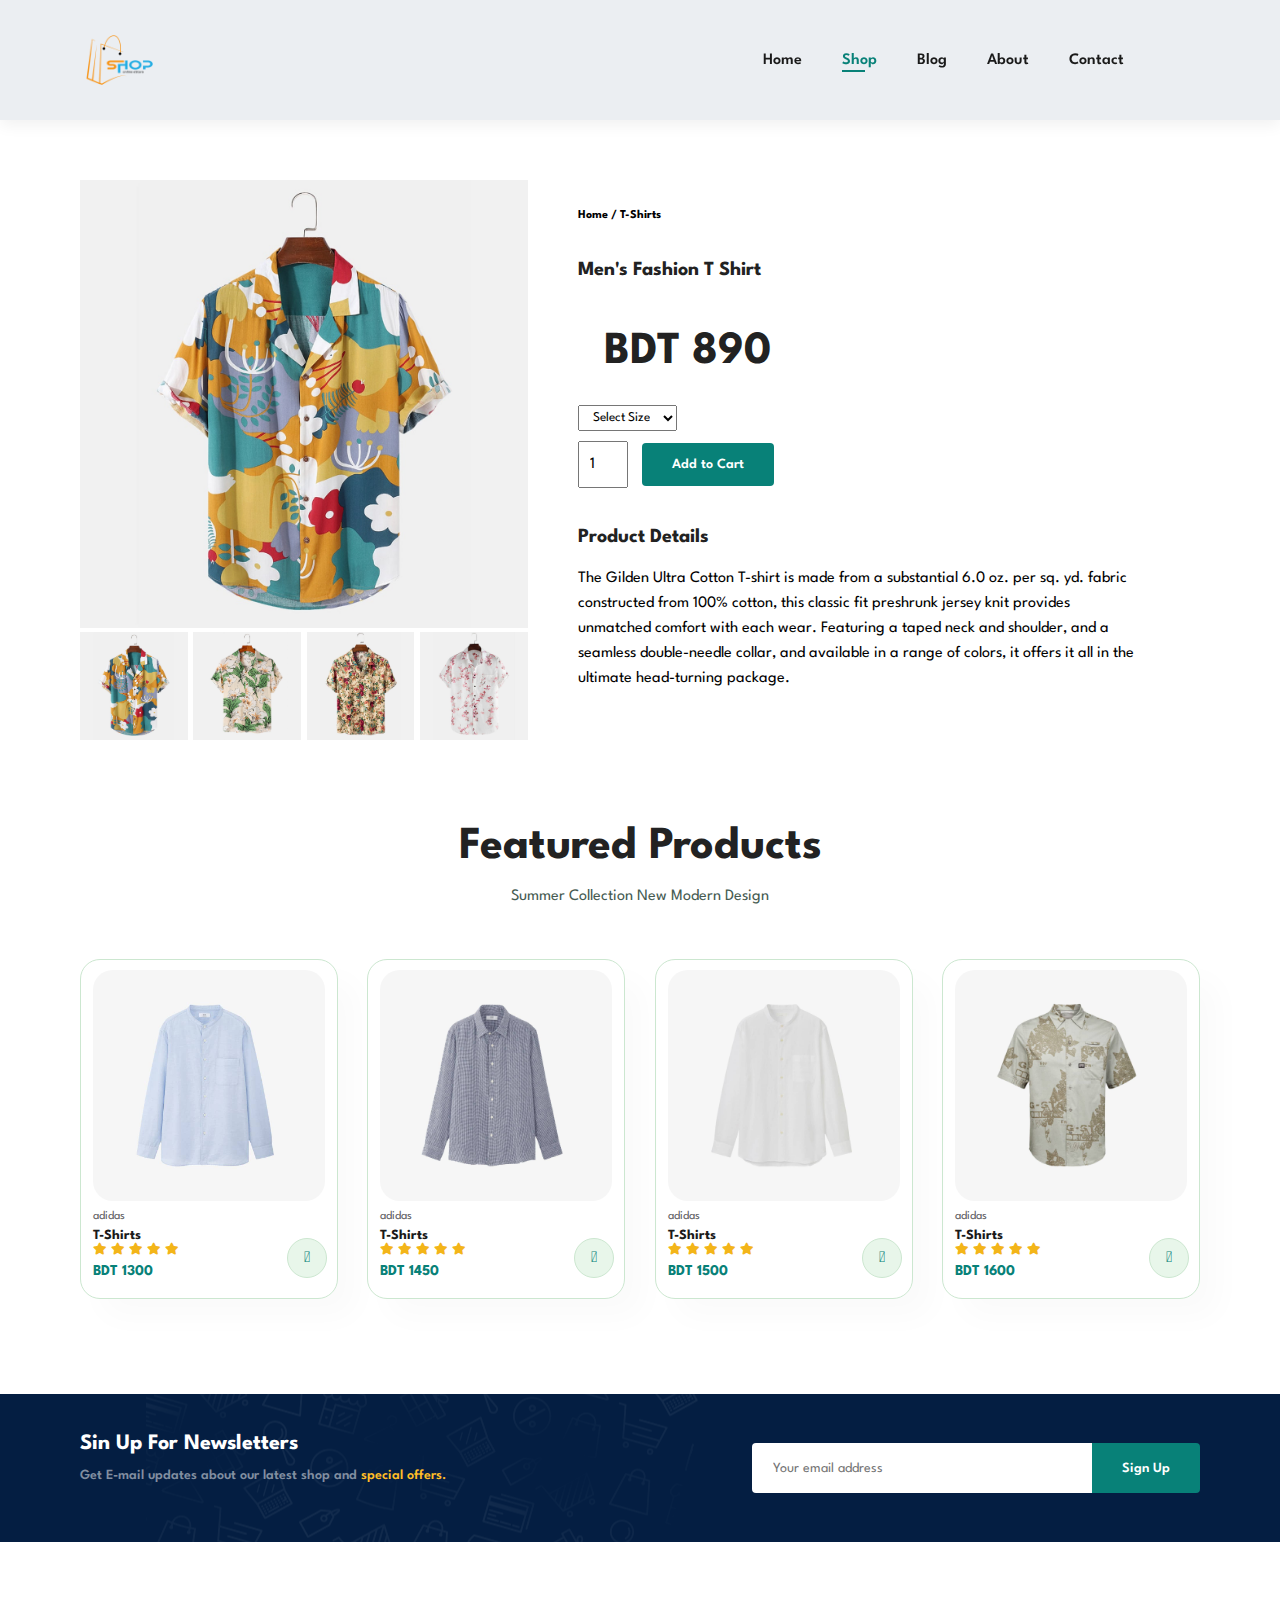
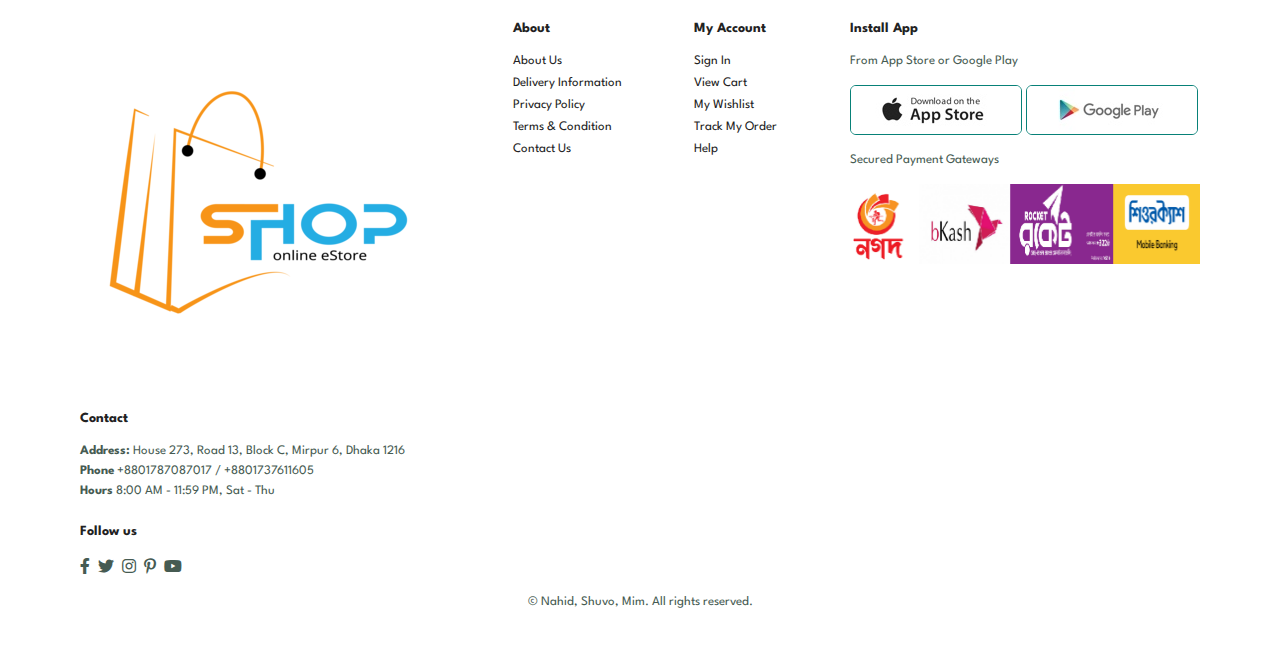
<file: sproduct.html>
<html lang="en">
<head>
    <meta charset="UTF-8">
    <meta http-equiv="X-UA-Compatible" content="IE=edge">
    <meta name="viewport" content="width=device-width, initial-scale=1.0">
    <title>Ecommerce Website</title>
    <link rel="stylesheet" href="https://pro.fontawesome.com/releases/v5.10.0/css/all.css"/>
    <link rel="stylesheet" href="style.css">
</head>
<body>
    <section id="header">
        <a href="#"><img src="img/logo.png"  height = "80" weight = "80" class="logo" alt=""></a>

        <div>
            <ul id="navbar">
                <li><a href="index.html">Home</a></li>
                <li><a class="active" href="shop.html">Shop</a></li>
                <li><a href="blog.html">Blog</a></li>
                <li><a href="about.html">About</a></li>
                <li><a href="contact.html">Contact</a></li>
                <li id="lg-bag"><a href="cart.html"><i class="far fa-shopping-bag"></i></a></li>
                <a href="#" id="close"><i class="far fa-times"></i></a>
            </ul>
        </div>
        <div id="mobile">
            <a href="cart.html"><i class="far fa-shopping-bag"></i></a>
            <i id="bar" class="fas fa-outdent"></i>
        </div>
    </section>

    <section id="prodetails" class="section-p1">
        <div class="single-pro-image">
            <img src="img/products/f1.jpg" width="100%" id="MainImg" alt="">

            <div class="small-img-group">
                <div class="small-img-col">
                    <img src="img/products/f1.jpg" width="100%" class="small-img" alt="">
                </div>
                <div class="small-img-col">
                    <img src="img/products/f2.jpg" width="100%" class="small-img" alt="">
                </div>
                <div class="small-img-col">
                    <img src="img/products/f3.jpg" width="100%" class="small-img" alt="">
                </div>
                <div class="small-img-col">
                    <img src="img/products/f4.jpg" width="100%" class="small-img" alt="">
                </div>
            </div>
        </div>

        <div class="single-pro-details">
            <h6>Home / T-Shirts</h6>
            <h4>Men's Fashion T Shirt</h4>
            <h2>BDT 890 </h2>
            <select>
                <option>Select Size</option>
                <option>XL</option>
                <option>XXL</option>
                <option>Small</option>
                <option>Large</option>
            </select>
            <input type="number" value="1">
            <button class="normal">Add to Cart</button>
            <h4>Product Details</h4>
            <span>The Gilden Ultra Cotton T-shirt is made from a substantial 6.0 oz. per sq. yd. fabric constructed from 100% cotton, this classic fit preshrunk jersey knit provides unmatched comfort with each wear. Featuring a taped neck and shoulder, and a seamless double-needle collar, and available in a range of colors, it offers it all in the ultimate head-turning package.</span>
        </div>
    </section>

    <section id="product1" class="section-p1">
        <h2>Featured Products</h2>
        <p>Summer Collection New Modern Design</p>
        <div class="pro-container">
            <div class="pro">
                <img src="img/products/n1.jpg" alt="">
                <div class="des">
                    <span>adidas</span>
                    <h5>T-Shirts</h5>
                    <div class="star">
                        <i class="fas fa-star"></i>
                        <i class="fas fa-star"></i>
                        <i class="fas fa-star"></i>
                        <i class="fas fa-star"></i>
                        <i class="fas fa-star"></i>
                    </div>
                    <h4>BDT 1300</h4>
                </div>
                <a href="#"><i class="fal fa-shopping-cart cart"></i></a>
            </div>

            <div class="pro">
                <img src="img/products/n2.jpg" alt="">
                <div class="des">
                    <span>adidas</span>
                    <h5>T-Shirts</h5>
                    <div class="star">
                        <i class="fas fa-star"></i>
                        <i class="fas fa-star"></i>
                        <i class="fas fa-star"></i>
                        <i class="fas fa-star"></i>
                        <i class="fas fa-star"></i>
                    </div>
                    <h4>BDT 1450</h4>
                </div>
                <a href="#"><i class="fal fa-shopping-cart cart"></i></a>
            </div>

            <div class="pro">
                <img src="img/products/n3.jpg" alt="">
                <div class="des">
                    <span>adidas</span>
                    <h5>T-Shirts</h5>
                    <div class="star">
                        <i class="fas fa-star"></i>
                        <i class="fas fa-star"></i>
                        <i class="fas fa-star"></i>
                        <i class="fas fa-star"></i>
                        <i class="fas fa-star"></i>
                    </div>
                    <h4>BDT 1500</h4>
                </div>
                <a href="#"><i class="fal fa-shopping-cart cart"></i></a>
            </div>

            <div class="pro">
                <img src="img/products/n4.jpg" alt="">
                <div class="des">
                    <span>adidas</span>
                    <h5>T-Shirts</h5>
                    <div class="star">
                        <i class="fas fa-star"></i>
                        <i class="fas fa-star"></i>
                        <i class="fas fa-star"></i>
                        <i class="fas fa-star"></i>
                        <i class="fas fa-star"></i>
                    </div>
                    <h4>BDT 1600</h4>
                </div>
                <a href="#"><i class="fal fa-shopping-cart cart"></i></a>
            </div>
            
        </div>
    </section>

    <section id="newsletter" class="section-p1 section-m1">
        <div class="newstext">
            <h4>Sin Up For Newsletters</h4>
            <p>Get E-mail updates about our latest shop and <span>special offers.</span></p>
        </div>
        <div class="form">
            <input type="email" placeholder="Your email address">
            <button class="normal">Sign Up</button>
        </div>
    </section>

    <footer class="section-p1">
        <div class="col">
            <img class="logo" src="img/logo.png" alt="">
            <h4>Contact</h4>
            <p><strong>Address: </strong>House 273, Road 13, Block C, Mirpur 6, Dhaka 1216</p>
            <p><strong>Phone</strong> +8801787087017 / +8801737611605</p>
            <p><strong>Hours</strong> 8:00 AM - 11:59 PM, Sat - Thu</p>
            <div class="follow">
                <h4>Follow us</h4>
                <div class="icon">
                    <i class="fab fa-facebook-f"></i>
                    <i class="fab fa-twitter"></i>
                    <i class="fab fa-instagram"></i>
                    <i class="fab fa-pinterest-p"></i>
                    <i class="fab fa-youtube"></i>
                </div>
            </div>
        </div>

        <div class="col">
            <h4>About</h4>
            <a href="#">About Us</a>
            <a href="#">Delivery Information</a>
            <a href="#">Privacy Policy</a>
            <a href="#">Terms & Condition</a>
            <a href="#">Contact Us</a>
        </div>

        <div class="col">
            <h4>My Account</h4>
            <a href="#">Sign In</a>
            <a href="#">View Cart</a>
            <a href="#">My Wishlist</a>
            <a href="#">Track My Order</a>
            <a href="#">Help</a>
        </div>

        <div class="col install">
            <h4>Install App</h4>
            <p>From App Store or Google Play</p>
            <div class="row">
                <img src="img/pay/app.jpg" alt="">
                <img src="img/pay/play.jpg" alt="">
            </div>
                <p>Secured Payment Gateways</p>
                <img src="img/pay/pay.png" height = "80" width = "350" alt="">
        </div>

        <div class="copyright">
            <p>&copy; Nahid, Shuvo, Mim. All rights reserved.</p>
        </div>
    </footer>

    

    <script src="script.js"></script>
</body>
</html>
</file>
<file: style.css>
@import url('https://fonts.googleapis.com/css2?family=Spartan:wght@100,200;300;400;500;600;700;800;900&display=swap');

* {
    margin: 0;
    padding: 0;
    box-sizing: border-box;
    font-family: 'Spartan', sans-serif;
}

h1 {
    font-size: 50px;
    line-height: 64px;
    color: #222;
}

h2 {
    font-size: 46px;
    line-height: 54px;
    color: #222;
}

h4 {
    font-size: 20px;
    color: #222;
}

h6 {
    font-weight: 700;
    font-size: 12px;
}

p {
    font-size: 16px;
    color: #465b52;
    margin: 15px 0 20px 0;
}

.section-p1 {
    padding: 40px 80px;
}

.section-m1 {
    margin: 40px 0;
}

button.normal {
    font-size: 14px;
    font-weight: 600;
    padding: 15px 30px;
    color: #000;
    background-color: #fff;
    border-radius: 4px;
    cursor: pointer;
    border: none;
    outline: none;
    transition: .2s;
}

button.white {
    font-size: 13px;
    font-weight: 600;
    padding: 11px 18px;
    color: #fff;
    background-color: transparent;
    cursor: pointer;
    border: 1px solid #fff;
    outline: none;
    transition: .2s;
}


body {
    width: 100%;
}

/* Header Start */
#header {
    display: flex;
    align-items: center;
    justify-content: space-between;
    padding: 20px 80px;
    background: #ebeef2;
    box-shadow: 0 5px 15px rgba(0, 0, 0, 0.06);
    z-index: 999;
    position: sticky;
    top: 0;
    left: 0;
}

#navbar {
    display: flex;
    align-items: center;
    justify-content: center;
}

#navbar li {
    list-style: none;
    padding: 0 20px;
    position: relative;
}

#navbar li a {
    text-decoration: none;
    font-size: 16px;
    font-weight: 600;
    color: #1a1a1a;
    transition: .3s ease;
}
#navbar li a:hover {
    color: #088178;
}

#navbar li a:hover,
#navbar li a.active {
    color: #088178;
}

#navbar li a.active::after,
#navbar li a:hover::after {
    content: '';
    width: 30%;
    height: 2px;
    background: #088178;
    position: absolute;
    bottom: -4px;
    left: 20px;
}

#mobile {
    display: none;
    align-items: center;
}

#close {
    display: none;
}

/* Hoe Page */
#hero {
    background-image: url(img/hero2.png);
    height: 120vh;
    width: 100%;
    background-size: cover;
    background-position: top 25% right 0;
    padding: 0 80px;
    display: flex;
    flex-direction: column;
    align-items: flex-start;
    justify-content: center;
}

#hero h4 {
    padding-bottom: 15px;
}

#hero h1 {
    color: #125550;
}

#feature {
    display: flex;
    align-items: center;
    justify-content: space-between;
    flex-wrap: wrap;
}

#feature .fe-box {
    width: 180px;
    text-align: center;
    padding: 25px 15px;
    box-shadow: 20px 20px 34px rgba(0, 0, 0, 0.03);
    border: 1px solid #cce7d0;
    border-radius: 4px;
    margin: 15px 0;
}

#feature .fe-box:hover {
    box-shadow: 10px 10px 54px rgba(70, 62, 221, 0.1);
}

#feature .fe-box h6 {
    display: inline-block;
    padding: 9px 8px 6px 8px;
    line-height: 1;
    border-radius: 4px;
    color: #088178;
    background-color: #fddde4;
}

#feature .fe-box  img {
    width: 100%;
    margin-bottom: 10px;
}

#feature .fe-box:nth-child(2) h6 {
    background-color: #cdebbc;
}

#feature .fe-box:nth-child(3) h6 {
    background-color: #d1e8f2;
}

#feature .fe-box:nth-child(4) h6 {
    background-color: #cdd4f8;
}

#feature .fe-box:nth-child(5) h6 {
    background-color: #f6dbf6;
}

#feature .fe-box:nth-child(6) h6 {
    background-color: #fff2e5;
}

#product1 {
    text-align: center;
}

#product1 .pro-container {
    display: flex;
    justify-content: space-between;
    padding-top: 20px;
    flex-wrap: wrap;
}

#product1 .pro {
    width: 23%;
    min-width: 250px;
    padding: 10px 12px;
    border: 1px solid #cce7d0;
    border-radius: 20px;
    cursor: pointer;
    box-shadow: 20px 20px 30px rgba(0, 0, 0, 0.02);
    margin: 15px 0;
    transition: 0.2s ease;
    position: relative;
}

#product1 .pro:hover {
    box-shadow: 20px 20px 30px rgba(0, 0, 0, 0.06);
}

#product1 .pro img {
    width: 100%;
    border-radius: 20px;
}

#product1 .pro .des {
    text-align: start;
    padding: 10px 0;
}

#product1 .pro .des span {
    color: #606063;
    font-size: 12px;
}

#product1 .pro .des h5 {
    padding-top: 7px;
    color: #1a1a1a;
    font-size: 14px;
}

#product1 .pro .des i {
    font-size: 12px;
    color: rgb(243, 181, 25);
}

#product1 .pro .des h4 {
    padding-top: 7px;
    font-size: 15px;
    font-weight: 700;
    color: #088178;
}

#product1 .pro .cart {
    width: 40px;
    height: 40px;
    line-height: 40px;
    border-radius: 50px;
    background-color: #e8f6ea;
    font-weight: 500;
    color: #088178;
    border: 1px solid #cce7d0;
    position: absolute;
    bottom: 20px;
    right: 10px;
}

#banner {
    display: flex;
    flex-direction: column;
    justify-content: center;
    align-items: center;
    text-align: center;
    background-image: url(img/banner/b2.jpg);
    width: 100%;
    height: 40vh;
    background-size: cover;
    background-position: center;
}

#banner h4 {
    color: #fff;
    font-size: 16px;
}

#banner h2 {
    color: #fff;
    font-size: 30px;
    padding: 10px 0;
}

#banner h2 span {
    color: #ef3636;
}

#banner button:hover {
    background: #088178;
    color: #fff;
}

#sm-banner {
    display: flex;
    justify-content: space-between;
    flex-wrap: wrap;
}

#sm-banner .banner-box {
        display: flex;
        flex-direction: column;
        justify-content: center;
        align-items: flex-start;
        background-image: url(img/banner/b17.jpg);
        min-width: 540px;
        height: 50vh;
        background-size: cover;
        background-position: center;
        padding: 30px;
}

#sm-banner .banner-box2 {
    background-image: url(img/banner/b10.jpg);
}

#sm-banner h4 {
    color: #fff;
    font-size: 20px;
    font-weight: 300;
}

#sm-banner h2 {
    color: #fff;
    font-size: 28px;
    font-weight: 800;
}

#sm-banner span {
    color: #fff;
    font-size: 14px;
    font-weight: 500;
    padding-bottom: 15px;
}

#sm-banner .banner-box:hover button {
    background: #088178;
    border: 1px solid #088178;
}

#banner3 {
    display: flex;
    justify-content: space-between;
    flex-wrap: wrap;
    padding: 0 80px;
}

#banner3 .banner-box {
        display: flex;
        flex-direction: column;
        justify-content: center;
        align-items: flex-start;
        background-image: url(img/banner/b7.jpg);
        min-width: 30%;
        height: 30vh;
        background-size: cover;
        background-position: center;
        padding: 20px;
        margin-bottom: 20px;
}

#banner3 .banner-box2 {
    background-image: url(img/banner/b4.jpg);
}

#banner3 .banner-box3 {
    background-image: url(img/banner/b18.jpg);
}

#banner3 h2 {
    color: #fff;
    font-weight: 900;
    font-size: 22px;
}

#banner3 h3 {
    color: #ec544e;
    font-weight: 800;
    font-size: 15px;
}

#newsletter {
    display: flex;
    justify-content: space-between;
    flex-wrap: wrap;
    align-items: center;
    background-image: url(img/banner/b14.png);
    background-repeat: no-repeat;
    background-position: 20% 30%;
    background-color: #041e42;
}

#newsletter h4 {
    font-size: 22px;
    font-weight: 700;
    color: #fff;
}

#newsletter p {
    font-size: 14px;
    font-weight: 600;
    color: #818ea0;
}

#newsletter p span{
    color: #ffbd27;
}

#newsletter .form {
    display: flex;
    width: 40%;
}

#newsletter input {
    height: 3.125rem;
    padding: 0 1.25rem;
    font-size: 14px;
    width: 100%;
    border: 1px solid transparent;
    border-radius: 4px;
    outline: none;
    border-top-right-radius: 0;
    border-bottom-right-radius: 0;
}

#newsletter button {
    background-color: #088178;
    color: #fff;
    white-space: nowrap;
    border-top-left-radius: 0;
    border-bottom-left-radius: 0;
}

footer {
    display: flex;
    flex-wrap: wrap;
    justify-content: space-between;
}

footer .col {
    display: flex;
    flex-direction: column;
    align-items: flex-start;
    margin-bottom: 20px;
}

footer .logo {
    margin-bottom: 30px;
}

footer h4 {
    font-size: 14px;
    padding-bottom: 20px;
}

footer p {
    font-size: 13px;
    margin:  0 0 8px 0;
}

footer a {
    font-size: 13px;
    text-decoration: none;
    color: #222;
    margin-bottom: 10px;
}

footer .follow {
    margin-top: 20px;
}

footer .follow i {
    color: #465b52;
    padding-right: 4px;
    cursor: pointer;
}

footer .install .row img {
    border: 1px solid #088178;
    border-radius: 6px;
}

footer .install img {
    margin: 10px 0 15px 0;
}

footer .follow i:hover,
footer a:hover{
    color: #088178;
}

footer .copyright {
    width: 100%;
    text-align: center;
}



/* Shop Page */

#page-header {
    background-image: url(img/banner/b1.jpg);
    width: 100%;
    height: 40vh;
    background-size: cover;
    display: flex;
    justify-content: center;
    align-items: center;
    flex-direction: column;
    padding: 14px;
}

#page-header h2,
#page-header p {
    color: #fff;
}

#pagination {
    text-align: center;
}

#pagination a {
    text-decoration: none;
    background-color: #088178;
    padding: 15px 20px;
    border-radius: 4px;
    color: #fff;
    font-weight: 600;
}

#pagination a i {
    font-size: 16px;
    font-weight: 600;
}

/* Single Product */

#prodetails {
    display: flex;
    margin-top: 20px;
}

#prodetails .single-pro-image {
    width: 40%;
    margin-right: 50px;
}

.small-img-group {
    display: flex;
    justify-content: space-between;
}

.small-img-col {
    flex-basis: 24%;
    cursor: pointer;
    margin-top: 4px;
}

#prodetails .single-pro-details {
    width: 50%;
    padding-top: 30px;
}

#prodetails .single-pro-details h4 {
    padding: 40px 0 20px 0;
}

#prodetails .single-pro-details h2 {
    padding: 26px;
}

#prodetails .single-pro-details select {
    display: block;
    padding: 5px 10px;
    margin-bottom: 10px;
}

#prodetails .single-pro-details input {
    width: 50px;
    height: 47px;
    padding-left: 10px;
    font-size: 16px;
    margin-right: 10px;
}

#prodetails .single-pro-details input:focus {
    outline: none;
}

#prodetails .single-pro-details button {
    background-color: #088178;
    color: #fff;
}

#prodetails .single-pro-details span {
    line-height: 25px;
}

/* Blog Page */

#page-header2 {
    background-image: url(img/banner/b19.jpg);
    width: 100%;
    height: 40vh;
    background-size: cover;
    display: flex;
    justify-content: center;
    align-items: center;
    flex-direction: column;
    padding: 14px;
}

#page-header2 h2,
#page-header2 p {
    color: #fff;
}

#blog {
    padding: 150px 150px 0 150px;
}

#blog .blog-box {
    display: flex;
    align-items: center;
    width: 100%;
    position: relative;
    padding-bottom: 90px;
}

#blog .blog-img {
    width: 50%;
    margin-right: 40px;
}

#blog img {
    width: 100%;
    height: 300px;
    object-fit: cover;
}

#blog .blog-details {
    width: 50%;
}

#blog .blog-details a {
    text-decoration: none;
    font-size: 11px;
    color: #000;
    font-weight: 600;
    position: relative;
    transition: 0.3s;
}

#blog .blog-details a::after {
    content: "";
    width: 50px;
    height: 1px;
    background-color: #000;
    position: absolute;
    top: 4px;
    right: -60px;
}

#blog .blog-details a:hover {
    color: #088178;
}

#blog .blog-details a:hover::after {
    background-color: #088178;
}

#blog .blog-box h1 {
    position: absolute;
    top: -40px;
    left: 0;
    font-size: 70px;
    font-weight: 700;
    color: #c9cbce;
    z-index: -9;
}

/* About */

#page-header3 {
    background-image: url(img/about/banner.png);
    width: 100%;
    height: 40vh;
    background-size: cover;
    display: flex;
    justify-content: center;
    align-items: center;
    flex-direction: column;
    padding: 14px;
}

#page-header3 h2,
#page-header3 p {
    color: #fff;
}

#about-head {
    display: flex;
    align-items: center;
}

#about-head img {
    width: 50%;
    height: auto;
}

#about-head div {
    padding-left: 40px;
}

#about-app {
    text-align: center;
}

#about-app .video {
    width: 70%;
    height: 100%;
    margin: 30px auto 0 auto;
}

#about-app .video video {
    width: 100%;
    height: 100%;
    border-radius: 20px;
}

/* Contact page */
#contact-details {
    display: flex;
    align-items: center;
    justify-content: space-between;
}

#contact-details .details {
    width: 40%;
}

#contact-details .details span,
#form-details form span {
    font-size: 12px;
}

#contact-details .details h2,
#form-details form h2 {
    font-size: 26px;
    line-height: 35px;
    padding: 20px 0;
}

#contact-details .details h3 {
    font-size: 16px;
    padding-bottom: 15px;
}

#contact-details .details li {
    list-style: none;
    display: flex;
    padding: 10px 0;
}

#contact-details .details li i {
    font-size: 14px;
    padding-right: 22px;
}

#contact-details .details li p {
    margin: 0;
    font-size: 14px;
}

#contact-details .map {
    width: 55%;
    height: 400px;
}

#contact-details .map iframe {
    width: 100%;
    height: 100%;
}

#form-details {
    display: flex;
    justify-content: space-between;
    margin: 30px;
    padding: 80px;
    border: 1px solid #e1e1e1;
}

#form-details form {
    width: 65%;
    display: flex;
    flex-direction: column;
    align-items: flex-start;
}

#form-details form input,
#form-details form textarea {
    width: 100%;
    padding: 12px 15px;
    outline: none;
    margin-bottom: 20px;
    border: 1px solid #e1e1e1;
}

#form-details form button {
    background-color: #088178;
    color: #fff;
}

#form-details .people div {
    padding-bottom: 25px;
    display: flex;
    align-items: flex-start;
}

#form-details .people div img {
    width: 65px;
    height: 65px;
    object-fit: cover;
    margin-right: 15px;
}

#form-details .people div p {
    margin: 0;
    font-size: 13px;
    line-height: 25px;
}

#form-details .people div p span {
    display: block;
    font-size: 16px;
    font-weight: 600;
    color: #000;
}

/* Cart Page */
#cart {
    overflow-x: auto;
}

#cart table {
    width: 100%;
    border-collapse: collapse;
    table-layout: fixed;
    white-space: nowrap;
}

#cart table img {
    width: 70%;
}

#cart table td:nth-child(1) {
    width: 100px;
    text-align: center;
}

#cart table td:nth-child(2) {
    width: 150px;
    text-align: center;
}

#cart table td:nth-child(3) {
    width: 250px;
    text-align: center;
}

#cart table td:nth-child(4),
#cart table td:nth-child(5),
#cart table td:nth-child(6) {
    width: 150px;
    text-align: center;
}

#cart table td:nth-child(5) input {
    width: 70px;
    padding: 10px 5px 10px 15px;
}

#cart table thead {
    border: 1px solid #e2e9e1;
    border-left: none;
    border-right: none;
}

#cart table thead td {
    font-weight: 700;
    text-transform: uppercase;
    font-size: 13px;
    padding: 18px 0;
}

#cart table tbody tr td {
    padding-top: 15px;
}

#cart table tbody td {
    font-size: 13px;
}

#cart-add {
    display: flex;
    flex-wrap: wrap;
    justify-content: space-between;
}

#coupon {
    width: 50%;
    margin-bottom: 30px;
}

#coupon h3,
#subtotal h3 {
    padding-bottom: 15px;
}

#coupon input {
    padding: 10px 20px;
    outline: none;
    width: 60%;
    margin-right: 10px;
    border: 1px solid #e2e9e1;
}

#coupon button,
#subtotal button {
    background-color: #088178;
    color: #fff;
    padding: 12px 20px;
}

#subtotal {
    width: 50%;
    margin-bottom: 30px;
    border: 1px solid #e2e9e1;
    padding: 30px;
}

#subtotal table {
    border-collapse: collapse;
    width: 100%;
    margin-bottom: 20px;
}

#subtotal table td {
    width: 50%;
    border: 1px solid #e2e9e1;
    padding: 10px;
    font-size: 13px;
}

/* Media Query */
@media (max-width: 799px) {
    .section-p1 {
        padding: 40px 40px;
    }

    #navbar {
        display: flex;
        flex-direction: column;
        align-items: flex-start;
        justify-content: flex-start;
        position: fixed;
        top: 0;
        right: -300px;
        height: 100vh;
        width: 300px;
        background-color: #E3E6F3;
        box-shadow: 0 40xp 60px (0, 0, 0, 0.1);
        padding: 80px 0 0 10px;
        transition: 0.3s;
    }

    #navbar.active {
        right: 0;
    }

    #navbar li {
       margin-bottom: 25px; 
    }

    #mobile {
        display: flex;
        align-items: center;
    }

    #mobile i {
        color: #1a1a1a;
        font-size: 24px;
        padding-left: 20px;
    }

    #close {
        display: initial;
        position: absolute;
        top: 30px;
        left: 30px;
        color: #222;
        font-size: 24px;
    }

    #lg-bag {
        display: none;
    }

    #hero {
        height: 70vh;
        padding: 0 80px;
        background-position: top 30% right 30%;
    }

    #feature {
        justify-content: center;    
    }

    #feature .fe-box {
        margin: 15px 15px;
    }

    #product1 .pro-container {
        justify-content: center;
    }

    #product1 .pro {
        margin: 15px;
    }

    #banner {
        height: 20vh;
    }

    #sm-banner .banner-box {
        min-width: 100%;
        height: 30vh;
    }

    #banner3 {
        padding: 0 40px;
    }

    #banner3 .banner-box {
        width: 28%;
    }

    #newsletter .form {
        width: 70%;
    }

    /* Contact Page */
    #form-details {
        padding: 40px;
    }

    #form-details form {
        width: 50%;
    }
}


@media (max-width: 477px) {
    .section-p1 {
        padding: 20px;
    }

    #header {
        padding: 10px 30px;
    }

    h1 {
        font-size: 38px;
    }

    h2 {
        font-size: 32px;
    }

    #hero {
        padding: 0 20px;
        background-position: 55%;
    }

    #feature {
        justify-content: space-between;
    }

    #feature .fe-box {
        width: 155px;
        margin: 0 0 15px 0;
    }

    #product1 .pro {
        width: 100%;
    }

    #banner {
        height: 40vh;
    }

    #sm-banner .banner-box {
        height: 40vh;
    }

    #sm-banner .banner-box2 {
        margin-top: 20px;
    }

    #banner3 {
        padding: 0 20px;
    }

    #banner3 .banner-box {
        width: 100%;
    }

    #newsletter {
        padding: 40px 20px;
    }

    #newsletter .form {
        width: 100%;
    }

    footer .copyright {
        text-align: start;
    }

    /* Single product */
    #prodetails {
        display: flex;
        flex-direction: column;
    }

    #prodetails .single-pro-image {
        width: 100%;
        margin-right: 0px;
    }

    #prodetails .single-pro-details {
        width: 100%;
    }

    /* Blog Page */
    #blog {
        padding: 100px 20px 0 20px;
    }

    #blog .blog-box {
        display: flex;
        flex-direction: column;
        align-items: flex-start;
    }

    #blog .blog-img {
        width: 100%;
        margin-right: 0px;
        margin-bottom: 30px;
    }

    #blog .blog-details {
        width: 100%;
    }

    /* About Page */
    #about-head {
        flex-direction: column;
    }

    #about-head img {
        width: 100%;
        margin-bottom: 20px;
    }

    #about-head div {
        padding-left: 0px;
    }

    #about-app .video {
        width: 100%;
    }

    /* Contact Page */
    #contact-details {
        flex-direction: column;
    }

    #contact-details .details {
        width: 100%;
        margin-bottom: 30px;
    }

    #contact-details .map {
        width: 100%;
    }

    #form-details {
        margin: 10px;
        padding: 30px 10px;
        flex-wrap: wrap;
    }

    #form-details form {
        width: 100%;
        margin-bottom: 30px;
    }

    /* Cart Page */
    #cart-add {
        flex-direction: column;
    }

    #coupon {
        width: 100%;
    }

    #subtotal {
        width: 100%;
        padding: 20px;
    }
}
</file>
